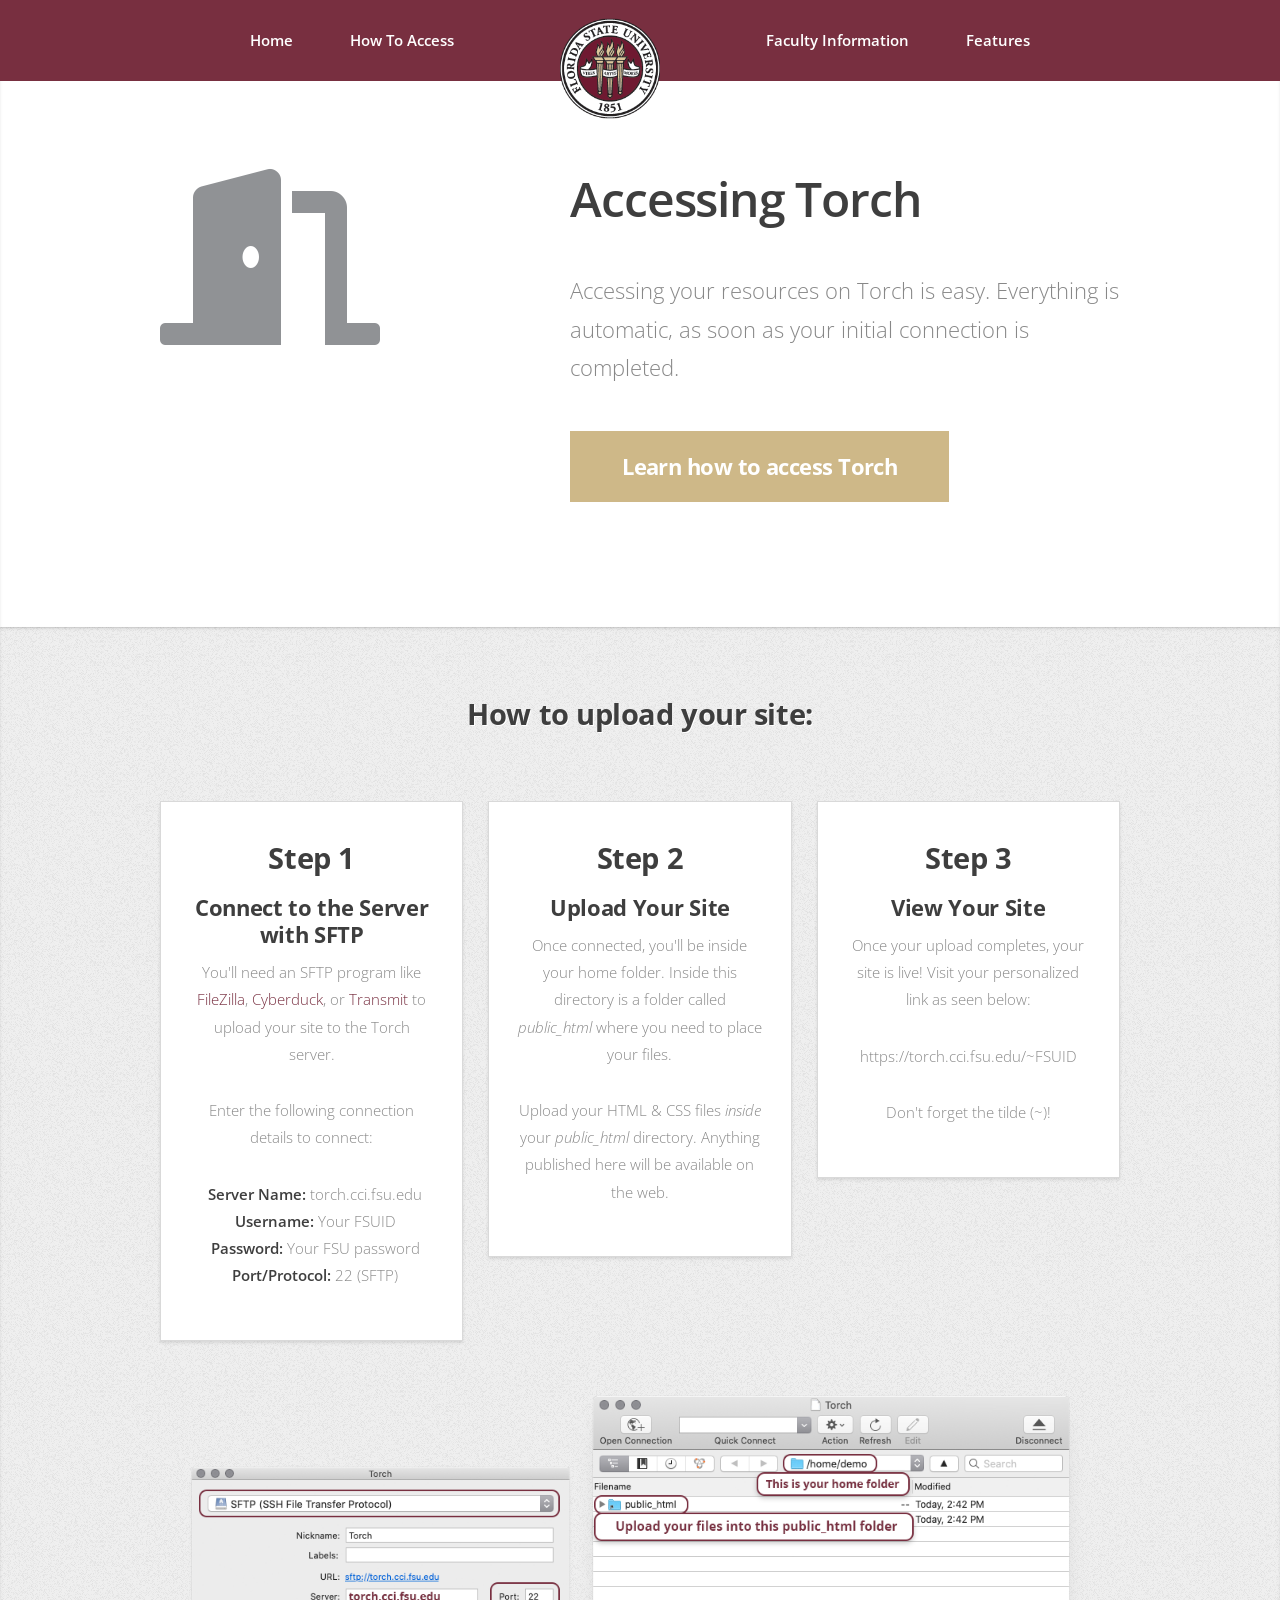
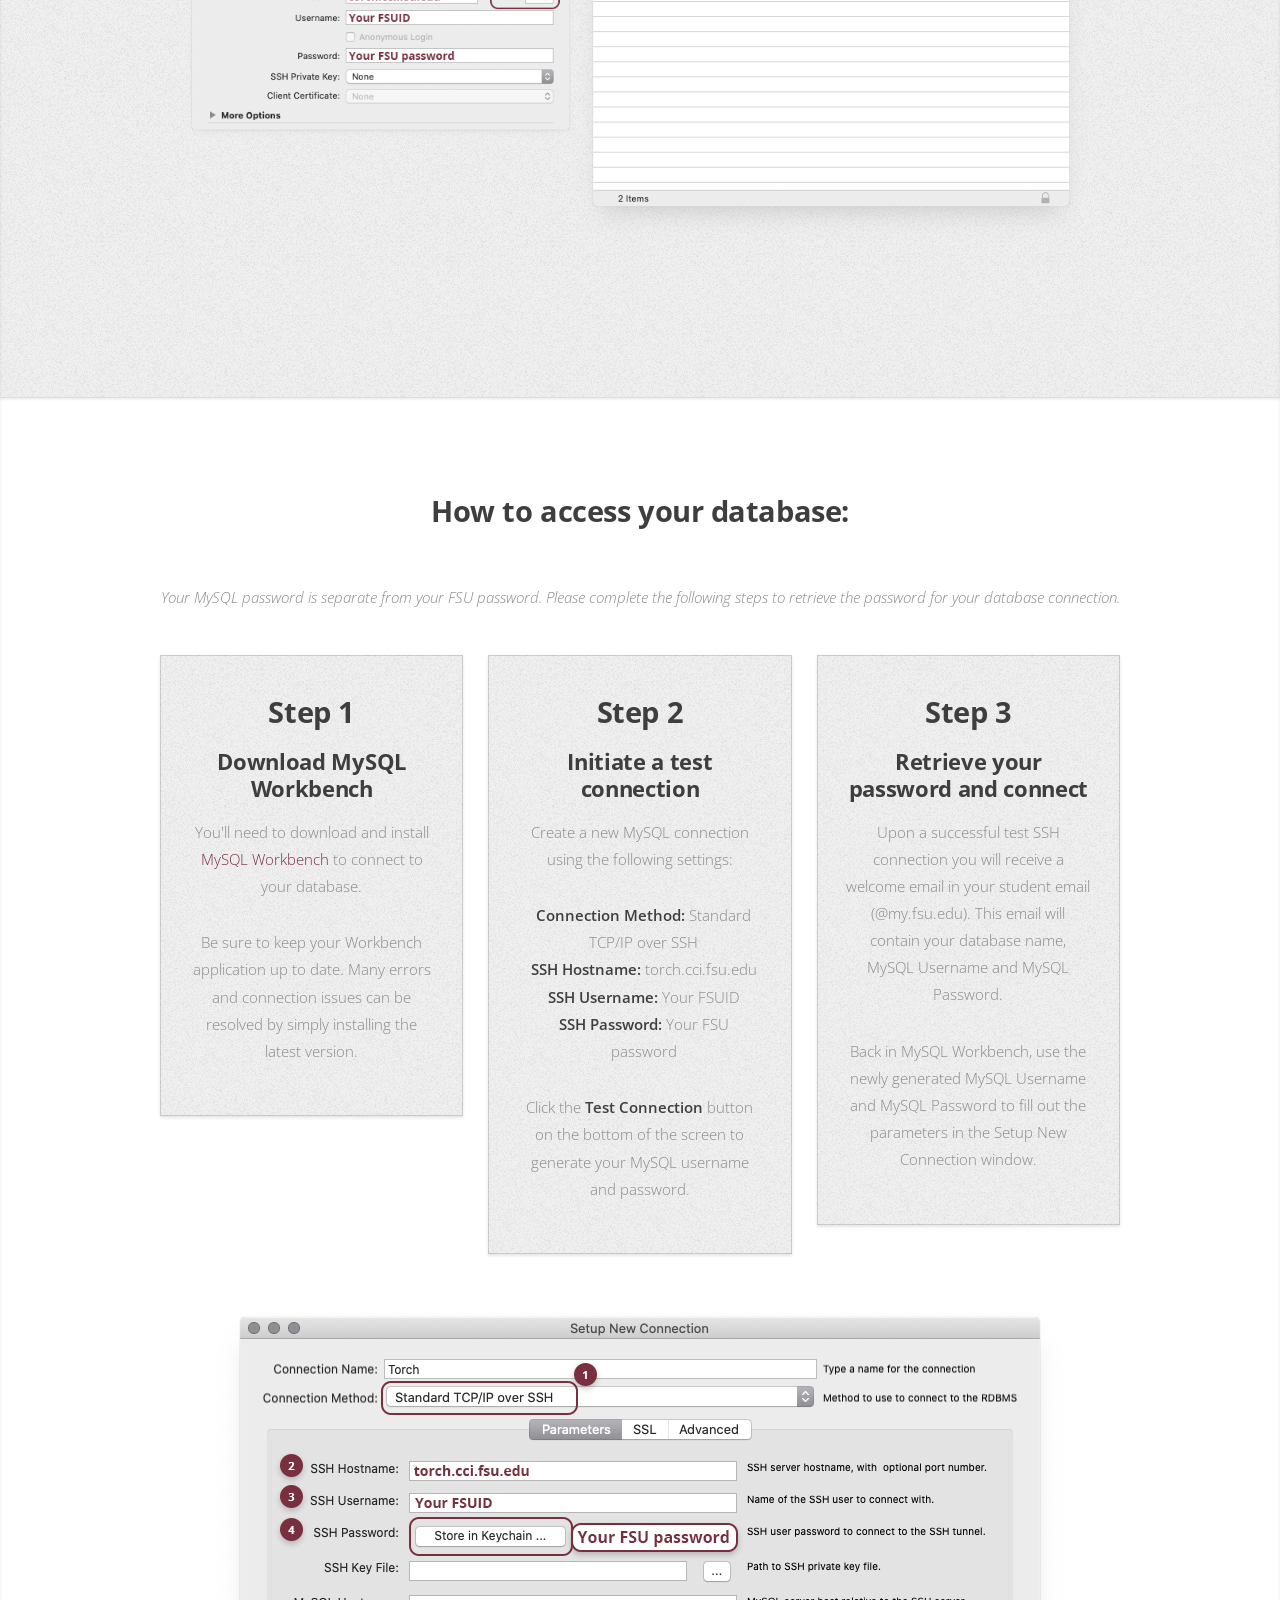
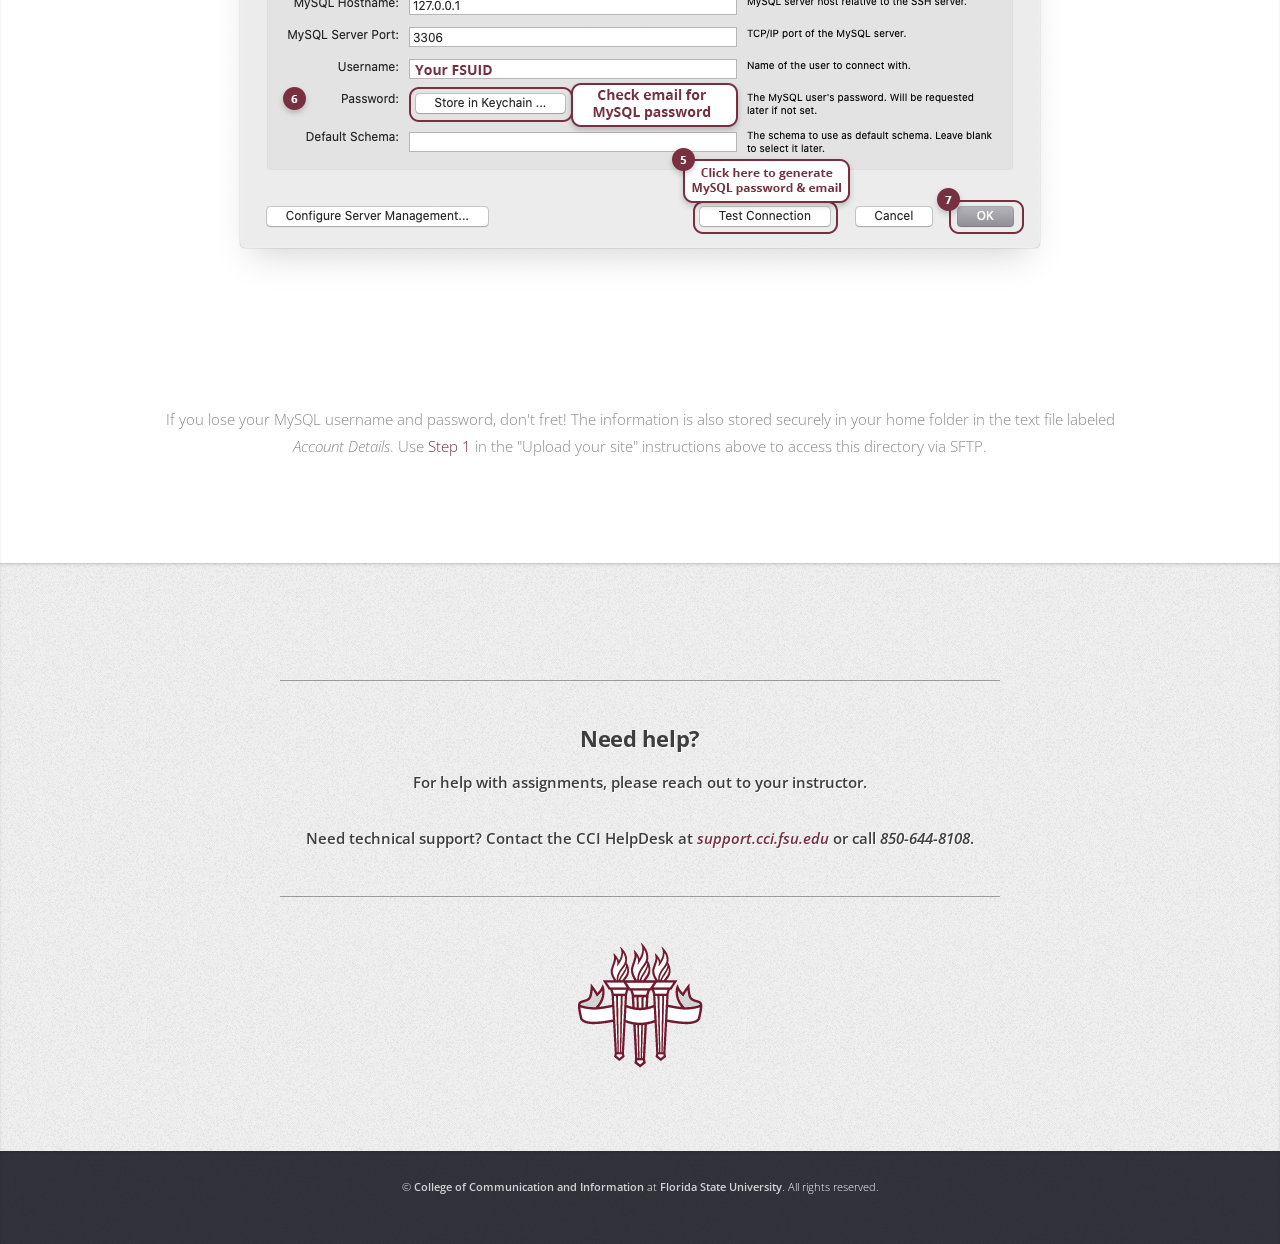
<file: access.html>
<!DOCTYPE HTML>
<!--
   Inspired by: Miniport by HTML5 UP
   -->
<html lang="en">

<head>
   <title>Torch - College of Communication and Information</title>
   <meta charset="utf-8" />
   <meta name="viewport" content="width=device-width, initial-scale=1" />
   <link rel="stylesheet" href="assets/css/main.css" />


   <!-- FavIcon of FSU Seal-->
   <link rel="icon" sizes="16x16" href="images/icons/favicon.ico">
   <link rel="icon" sizes="32x32" type="image/png" href="images/icons/favicon-32x32.png">
   <!-- Android Icons-->
   <link rel="manifest" href="images/icons/manifest.json">
   <!-- Provides a high quality iPhone icon. Create an app out of this website by going to Safari > Share > Add to Homescreen-->
   <link rel="apple-touch-icon-precomposed" href="images/icons/apple-touch-icon-precomposed.png">
   <link rel="apple-touch-icon" sizes="60x60" href="images/icons/apple-touch-icon-iphone-60x60-precomposed.png">
   <link rel="apple-touch-icon" sizes="120x120"
      href="images/icons/apple-touch-icon-iphone-retina-120x120-precomposed.png">
   <link rel="apple-touch-icon" sizes="152x152"
      href="images/icons/apple-touch-icon-ipad-retina-152x152-precomposed.png">
   <!-- Facebook share default image-->
   <link rel="image_src" href="images/icons/social-share-logo.jpg">
   <!-- High Quality Visuals for Pinned Sites in Windows 8-->
   <meta name="theme-color" content="#782F40">
   <title>College of Communication &amp; Information – at Florida State University</title>
   <!-- Global site tag (gtag.js) - Google Analytics -->
   <link rel="dns-prefetch" href="//use.fontawesome.com">
   <link rel="dns-prefetch" href="//fonts.googleapis.com">

   <!-- Facebook and Twitter Open Graph metas-->
   <meta property="og:url" content="https://torch.cci.fsu.edu/">
   <meta property="og:site_name" content="Torch &#64; College of Communication &amp; Information">
   <meta property="og:title" content="Torch &#64; College of Communication &amp; Information">
   <meta property="og:description" content="at Florida State University">
   <meta property="og:type" content="website">
   <meta property="og:locale" content="en_US">
   <meta property="og:image" content="images/icons/fsu-seal-160.png">
   <meta property="og:image:secure_url" content="images/icons/fsu-seal-160.png">
   <meta name="twitter:card" content="summary">
   <meta name="twitter:site" content="@FSUCCI">
   <meta name="twitter:creator" content="@FSUCCI">
   <meta name="twitter:title" content="College of Communication &amp; Information">
   <meta name="twitter:description" content="at Florida State University">
   <meta name="twitter:image" content="images/icons/fsu-seal-160.png">
   <link rel="canonical" href="https://torch.cci.fsu.edu/">
   <link rel="shortlink" href="https://torch.cci.fsu.edu/">

</head>

<body class="is-preload">
   <!-- Navigation -->
   <nav id="nav">
      <a href="index.html">Home</a>
      <a href="access.html">How To Access</a>
      <div id="seal"><img src="images/fsu-seal-full-color.png"></div>
      <a href="faculty.html">Faculty Information</a>
      <a href="features.html">Features</a>
   </nav>

   <!-- Home -->
   <article id="top" class="wrapper style1">
      <div class="container">
         <div class="row">
            <div class="col-4 col-5-large col-12-medium">
               <span class="icon solid header fa-door-open"></span>
            </div>
            <div class="col-8 col-7-large col-12-medium">
               <header>
                  <h1>Accessing Torch</h1>
               </header>
               <p>Accessing your resources on Torch is easy. Everything is automatic, as soon as your initial
                     connection is completed. </p>
               <a href="#access" class="button large scrolly">Learn how to access Torch</a>
            </div>
         </div>
      </div>
   </article>
   <!-- Work -->

   <article id="access" class="wrapper style2">
      <section id="sftp">
         <div class="container">
            <header>
               <h2>How to upload your site:</h2>
            </header>
            <div class="row aln-center">
               <div class="col-4 col-6-medium col-12-small">
                  <section class="box style1">
                     <h2 id="sftp-step1">Step 1</h2>
                     <h3>Connect to the Server with SFTP</h3>
                     <p>You'll need an SFTP program like <a href="https://filezilla-project.org/">FileZilla</a>, <a
                           href="https://cyberduck.io/">Cyberduck</a>, or <a
                           href="https://panic.com/transmit/">Transmit</a> to upload your site to the Torch server.</p>
                     <p>Enter the following connection details to connect:</p>
                     <ul>
                        <li><strong>Server Name:</strong> torch.cci.fsu.edu</li>
                        <li><strong>Username:</strong> Your FSUID</li>
                        <li><strong>Password:</strong> Your FSU password</li>
                        <li><strong>Port/Protocol:</strong> 22 (SFTP)</li>
                     </ul>

                  </section>
               </div>
               <div class="col-4 col-6-medium col-12-small">
                  <section class="box style1">
                     <!--  <span class="icon solid featured fa-random"></span>-->
                     <h2 id="sftp-step2">Step 2</h2>
                     <h3>Upload Your Site</h3>
                     <p>Once connected, you'll be inside your home folder. Inside this directory is a folder called
                        <em>public_html</em> where you need to place your files.</p>
                     <p>Upload your HTML & CSS files <em>inside</em> your <em>public_html</em> directory. Anything
                        published here will be available on the web.</p>
                  </section>
               </div>

               <div class="col-4 col-6-medium col-12-small">
                  <section class="box style1">
                     <!--  <span class="icon solid featured fa-random"></span>-->
                     <h2 id="sftp-step3">Step 3</h2>
                     <h3>View Your Site</h3>
                     <p>Once your upload completes, your site is live! Visit your personalized link as seen below:</p>
                     <p>https://torch.cci.fsu.edu/~FSUID</p>
                     <p>Don't forget the tilde (~)!</p>
                  </section>
               </div>

               <p><img class="image featured centered" src="images/sftp.png" alt="A screenshot of an SFTP program"></p>


            </div>
         </div>
      </section>
   </article>

   <article id="images" class="wrapper style1"">
         <section id="mysql">
      <div class="container">
         <br>
         <header>
            <h2>How to access your database:</h2>
         </header>
         <p><em>Your MySQL password is separate from your FSU password. Please complete the following steps to retrieve
               the password for your database connection.</em></p>


         <div class="row aln-center">
            <div class="col-4 col-6-medium col-12-small">
               <section class="box style3">
                  <!--<span class="icon solid featured fa-globe"></span>-->
                  <h2 id="mysql-step1">Step 1</h2>
                  <h3>Download MySQL Workbench</h3>
                  <p>You'll need to download and install <a href="https://www.mysql.com/products/workbench/">MySQL
                        Workbench</a> to connect to your database.</p>

                  <p>Be sure to keep your Workbench application up to date. Many errors and connection issues can be
                     resolved by simply installing the latest version.</p>

               </section>
            </div>
            <div class="col-4 col-6-medium col-12-small">
               <section class="box style3">
                  <!--  <span class="icon solid featured fa-random"></span>-->
                  <h2 id="mysql-step2">Step 2</h2>
                  <h3>Initiate a test connection</h3>
                  <p>Create a new MySQL connection using the following settings:</p>
                  <ul>
                     <li><strong>Connection Method:</strong> Standard TCP/IP over SSH</li>
                     <li><strong>SSH Hostname:</strong> torch.cci.fsu.edu</li>
                     <li><strong>SSH Username:</strong> Your FSUID</li>
                     <li><strong>SSH Password:</strong> Your FSU password</li>
                  </ul>
                  <p>Click the <strong>Test Connection</strong> button on the bottom of the screen to generate your
                     MySQL username and password.</p>

               </section>
            </div>

            <div class="col-4 col-6-medium col-12-small">

               <section class="box style3">
                  <!--  <span class="icon solid featured fa-random"></span>-->
                  <h2 id="mysql-step3">Step 3</h2>
                  <h3>Retrieve your password and connect</h3>
                  <p>Upon a successful test SSH connection you will receive a welcome email in your student email
                     (@my.fsu.edu). This email will contain your database name, MySQL Username and MySQL Password.</p>
                  <p>Back in MySQL Workbench, use the newly generated MySQL Username and MySQL Password to fill out the
                     parameters in the Setup New Connection window.</p>
               </section>
            </div>
            <p><img class="image featured centered" src="images/workbench.png" alt="A screenshot of MySQL Workbench">
            </p>
            <p>If you lose your MySQL username and password, don't fret! The information is also stored securely in your
               home folder in the text file labeled <em>Account Details</em>. Use <a href="#sftp-step1">Step 1</a> in
               the "Upload your site" instructions above to access this directory via SFTP.</p>


         </div>



         </section>
      </div>
   </article>
   <!-- Contact -->
   <article id="contact" class="wrapper style2">

      <div class="container medium">
         <hr />
         <h3>Need help?</h3>
         <p><strong> For help with assignments, please reach out to your instructor.</strong></p>
         <p><strong>Need technical support? Contact the CCI HelpDesk at <a
                  href="https://support.cci.fsu.edu"><em>support.cci.fsu.edu</em></a> or call
               <em>850-644-8108</em>.</strong></p>

         <hr />
         <img src="images/fsu-three-torches-smallest.png">
      </div>

   </article>

   <article id="footer" class="wrapper style5">
      <div class="container medium">
         <p>&copy; <a href="https://cci.fsu.edu">College of Communication and Information</a> at <a
               href="https://fsu.edu/">Florida State University</a>. All rights reserved.</p>
      </div>
   </article>
   <!-- Scripts -->
   <script src="assets/js/jquery.min.js"></script>
   <script src="assets/js/jquery.scrolly.min.js"></script>
   <script src="assets/js/browser.min.js"></script>
   <script src="assets/js/breakpoints.min.js"></script>
   <script src="assets/js/util.js"></script>
   <script src="assets/js/main.js"></script>
   <script src="assets/js/seal-shrink.js"></script>
</body>

</html>
</file>
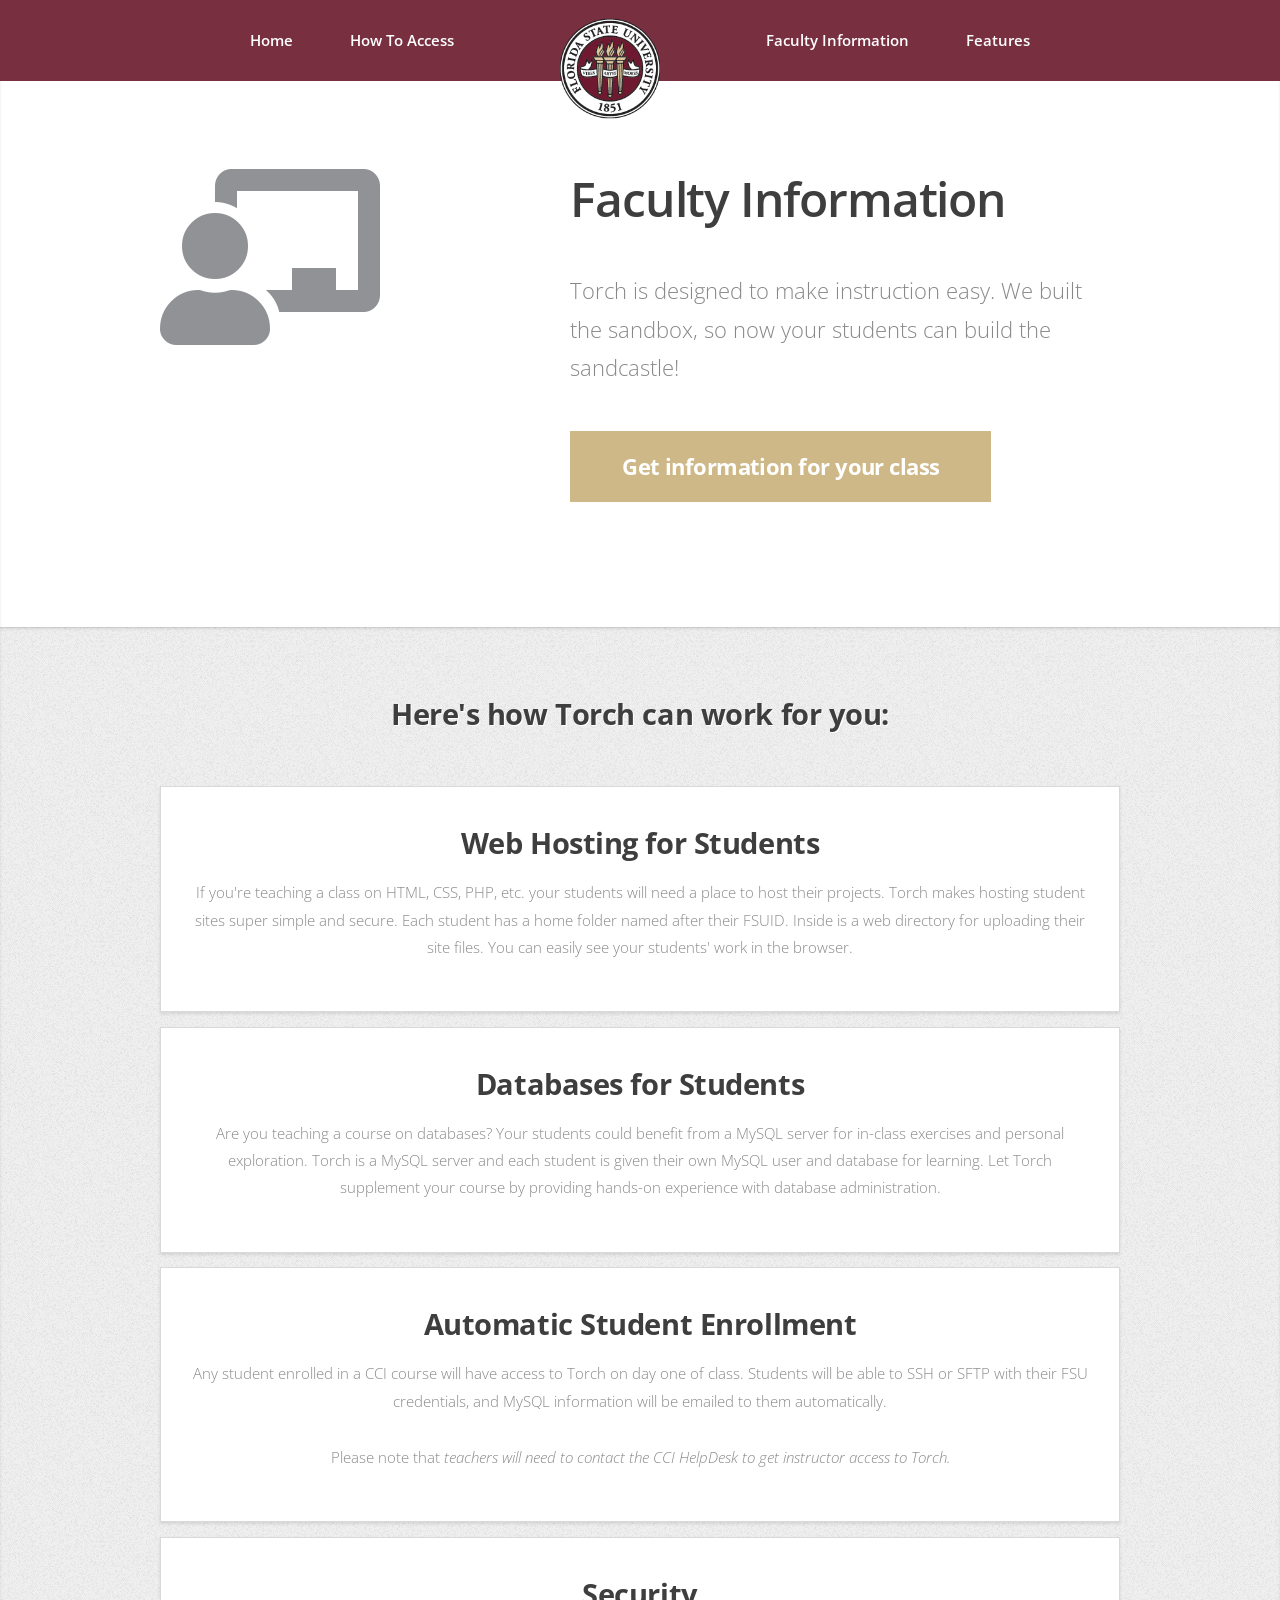
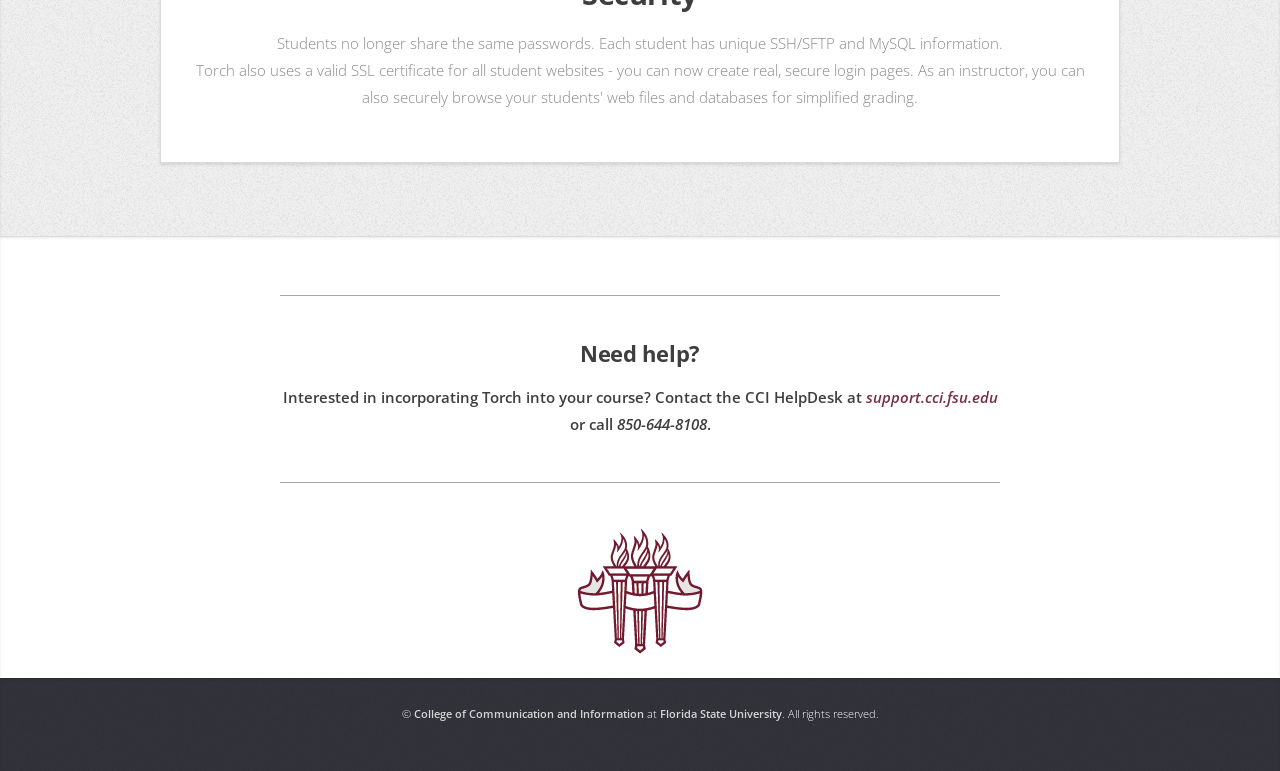
<file: faculty.html>
<!DOCTYPE HTML>
<!--
   Inspired by: Miniport by HTML5 UP
   -->
<html lang="en">

<head>
   <title>Torch - College of Communication and Information</title>
   <meta charset="utf-8" />
   <meta name="viewport" content="width=device-width, initial-scale=1" />
   <link rel="stylesheet" href="assets/css/main.css" />

   <!-- FavIcon of FSU Seal-->
   <link rel="icon" sizes="16x16" href="images/icons/favicon.ico">
   <link rel="icon" sizes="32x32" type="image/png" href="images/icons/favicon-32x32.png">
   <!-- Android Icons-->
   <link rel="manifest" href="images/icons/manifest.json">
   <!-- Provides a high quality iPhone icon. Create an app out of this website by going to Safari > Share > Add to Homescreen-->
   <link rel="apple-touch-icon-precomposed" href="images/icons/apple-touch-icon-precomposed.png">
   <link rel="apple-touch-icon" sizes="60x60" href="images/icons/apple-touch-icon-iphone-60x60-precomposed.png">
   <link rel="apple-touch-icon" sizes="120x120"
      href="images/icons/apple-touch-icon-iphone-retina-120x120-precomposed.png">
   <link rel="apple-touch-icon" sizes="152x152"
      href="images/icons/apple-touch-icon-ipad-retina-152x152-precomposed.png">
   <!-- Facebook share default image-->
   <link rel="image_src" href="images/icons/social-share-logo.jpg">
   <!-- High Quality Visuals for Pinned Sites in Windows 8-->
   <meta name="theme-color" content="#782F40">
   <title>College of Communication &amp; Information – at Florida State University</title>
   <!-- Global site tag (gtag.js) - Google Analytics -->
   <link rel="dns-prefetch" href="//use.fontawesome.com">
   <link rel="dns-prefetch" href="//fonts.googleapis.com">

   <!-- Facebook and Twitter Open Graph metas-->
   <meta property="og:url" content="https://torch.cci.fsu.edu/">
   <meta property="og:site_name" content="Torch &#64; College of Communication &amp; Information">
   <meta property="og:title" content="Torch &#64; College of Communication &amp; Information">
   <meta property="og:description" content="at Florida State University">
   <meta property="og:type" content="website">
   <meta property="og:locale" content="en_US">
   <meta property="og:image" content="images/icons/fsu-seal-160.png">
   <meta property="og:image:secure_url" content="images/icons/fsu-seal-160.png">
   <meta name="twitter:card" content="summary">
   <meta name="twitter:site" content="@FSUCCI">
   <meta name="twitter:creator" content="@FSUCCI">
   <meta name="twitter:title" content="College of Communication &amp; Information">
   <meta name="twitter:description" content="at Florida State University">
   <meta name="twitter:image" content="images/icons/fsu-seal-160.png">
   <link rel="canonical" href="https://torch.cci.fsu.edu/">
   <link rel="shortlink" href="https://torch.cci.fsu.edu/">



</head>

<body class="is-preload">
   <!-- Navigation -->
   <nav id="nav">
      <a href="index.html">Home</a>
      <a href="access.html">How To Access</a>
      <div id="seal"><img src="images/fsu-seal-full-color.png"></div>
      <a href="faculty.html">Faculty Information</a>
      <a href="features.html">Features</a>
   </nav>
   <!-- Home -->
   <article id="top" class="wrapper style1">
      <div class="container">
         <div class="row">
            <div class="col-4 col-5-large col-12-medium">
               <span class="icon solid header fa-chalkboard-teacher"></span>
            </div>
            <div class="col-8 col-7-large col-12-medium">
               <header>
                  <h1>Faculty Information</h1>
               </header>
               <p>Torch is designed to make instruction easy. We built the sandbox, so now your students can build the
                  sandcastle!</p>

               <a href="#faculty" class="button large scrolly">Get information for your class</a>
            </div>
         </div>
      </div>
   </article>
   <!-- Work -->
   <article id="faculty" class="wrapper style2">
      <div class="container">
         <header>
            <h2>Here's how Torch can work for you:</h2>
         </header>

         <div class="col-4 col-6-medium col-12-small">
            <section class="box style1">
               <h2>Web Hosting for Students</h2>
               <p>If you're teaching a class on HTML, CSS, PHP, etc. your students will need a place to host their
                  projects. Torch makes hosting student sites super simple and secure.
                  Each student has a home folder named after their FSUID. Inside is a web directory for uploading their
                  site files. You can easily see your students' work in the browser.</p>
         </div>
         <div class="col-4 col-6-medium col-12-small">
            <section class="box style1">
               <h2>Databases for Students</h2>
               <p>Are you teaching a course on databases? Your students could benefit from a MySQL server for in-class
                  exercises and personal exploration. Torch is a MySQL server and each student is given their own MySQL
                  user and database for learning. Let Torch supplement your course by providing hands-on experience with
                  database administration.</p>
         </div>

         <div class="col-4 col-6-medium col-12-small">
            <section class="box style1">
               <h2>Automatic Student Enrollment</h2>
               <p>Any student enrolled in a CCI course will have access to Torch on day one of class.
                  Students will be able to SSH or SFTP with their FSU credentials, and MySQL information will be emailed
                  to them automatically.</p>
               <p>Please note that <em>teachers will need to contact the CCI HelpDesk to get instructor access to
                     Torch.</em></p>
            </section>
         </div>
         <div class="col-4 col-6-medium col-12-small">
            <section class="box style1">
               <h2>Security</h2>
               <p>Students no longer share the same passwords. Each student has unique SSH/SFTP and MySQL information.
                  <br>Torch also uses a valid SSL certificate for all student websites - you can now create real, secure
                  login pages.
                  As an instructor, you can also securely browse your students' web files and databases for simplified
                  grading. </p>
         </div>



      </div>
   </article>
   <!-- Contact -->
   <article id="contact" class="wrapper style3">

      <div class="container medium">
         <hr />
         <h3>Need help?</h3>
         <p><strong>Interested in incorporating Torch into your course? Contact the CCI HelpDesk at <a
                  href="https://support.cci.fsu.edu"><em>support.cci.fsu.edu</em></a> or call
               <em>850-644-8108</em>.</strong></p>
         <hr />
         <img src="images/fsu-three-torches-smallest.png">
      </div>

   </article>

   <article id="footer" class="wrapper style5">
      <div class="container medium">
         <p>&copy; <a href="https://cci.fsu.edu">College of Communication and Information</a> at <a
               href="https://fsu.edu/">Florida State University</a>. All rights reserved.</p>
      </div>
   </article>
   <!-- Scripts -->
   <script src="assets/js/jquery.min.js"></script>
   <script src="assets/js/jquery.scrolly.min.js"></script>
   <script src="assets/js/browser.min.js"></script>
   <script src="assets/js/breakpoints.min.js"></script>
   <script src="assets/js/util.js"></script>
   <script src="assets/js/main.js"></script>
   <script src="assets/js/seal-shrink.js"></script>

</body>

</html>
</file>
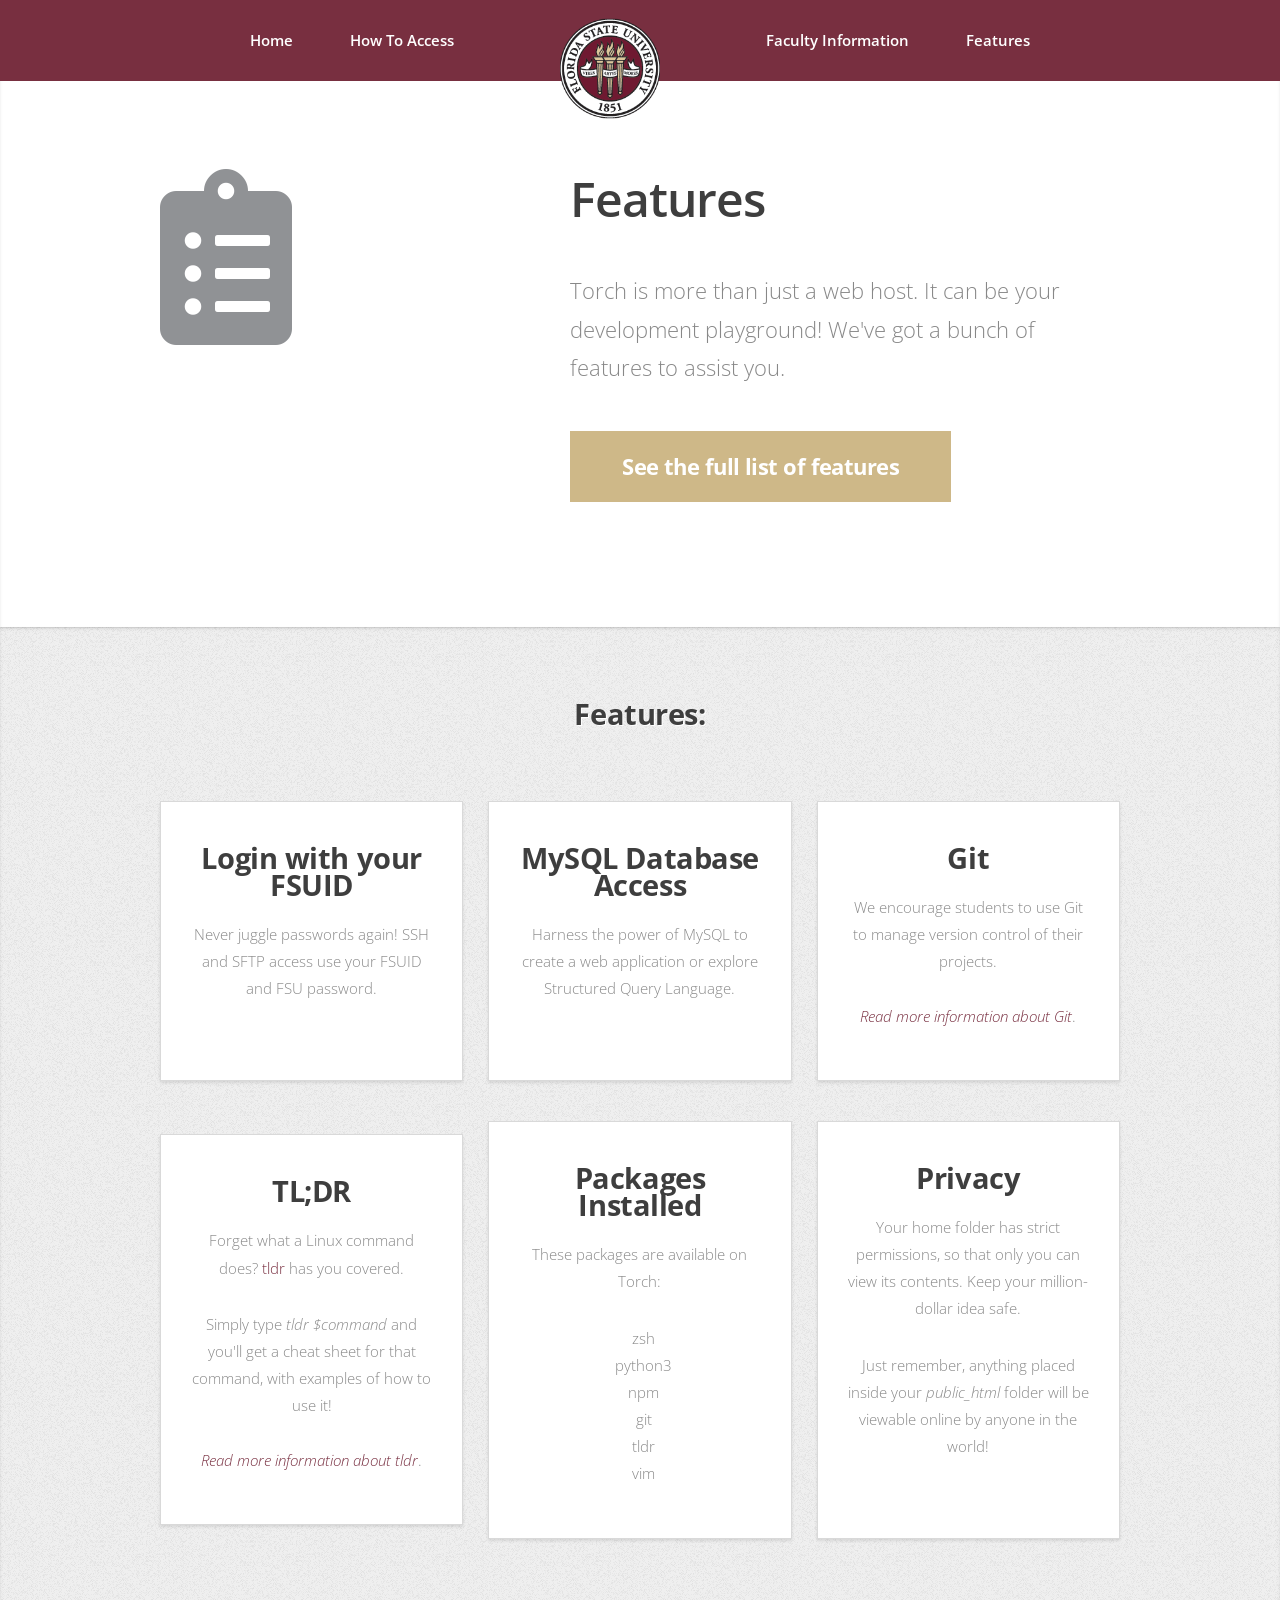
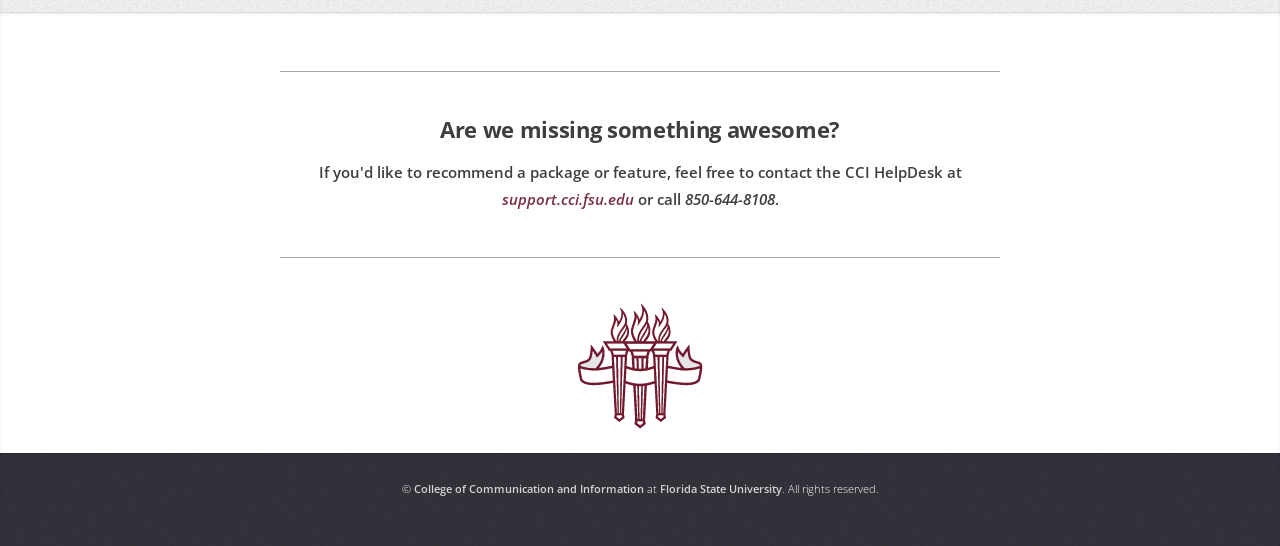
<file: features.html>
<!DOCTYPE HTML>
<!--
   Inspired by: Miniport by HTML5 UP
   -->
<html lang="en">

<head>
   <title>Torch - College of Communication and Information</title>
   <meta charset="utf-8" />
   <meta name="viewport" content="width=device-width, initial-scale=1" />
   <link rel="stylesheet" href="assets/css/main.css" />


   <!-- FavIcon of FSU Seal-->
   <link rel="icon" sizes="16x16" href="images/icons/favicon.ico">
   <link rel="icon" sizes="32x32" type="image/png" href="images/icons/favicon-32x32.png">
   <!-- Android Icons-->
   <link rel="manifest" href="images/icons/manifest.json">
   <!-- Provides a high quality iPhone icon. Create an app out of this website by going to Safari > Share > Add to Homescreen-->
   <link rel="apple-touch-icon-precomposed" href="images/icons/apple-touch-icon-precomposed.png">
   <link rel="apple-touch-icon" sizes="60x60" href="images/icons/apple-touch-icon-iphone-60x60-precomposed.png">
   <link rel="apple-touch-icon" sizes="120x120"
      href="images/icons/apple-touch-icon-iphone-retina-120x120-precomposed.png">
   <link rel="apple-touch-icon" sizes="152x152"
      href="images/icons/apple-touch-icon-ipad-retina-152x152-precomposed.png">
   <!-- Facebook share default image-->
   <link rel="image_src" href="images/icons/social-share-logo.jpg">
   <!-- High Quality Visuals for Pinned Sites in Windows 8-->
   <meta name="theme-color" content="#782F40">
   <title>College of Communication &amp; Information – at Florida State University</title>
   <!-- Global site tag (gtag.js) - Google Analytics -->
   <link rel="dns-prefetch" href="//use.fontawesome.com">
   <link rel="dns-prefetch" href="//fonts.googleapis.com">

   <!-- Facebook and Twitter Open Graph metas-->
   <meta property="og:url" content="https://torch.cci.fsu.edu/">
   <meta property="og:site_name" content="Torch &#64; College of Communication &amp; Information">
   <meta property="og:title" content="Torch &#64; College of Communication &amp; Information">
   <meta property="og:description" content="at Florida State University">
   <meta property="og:type" content="website">
   <meta property="og:locale" content="en_US">
   <meta property="og:image" content="images/icons/fsu-seal-160.png">
   <meta property="og:image:secure_url" content="images/icons/fsu-seal-160.png">
   <meta name="twitter:card" content="summary">
   <meta name="twitter:site" content="@FSUCCI">
   <meta name="twitter:creator" content="@FSUCCI">
   <meta name="twitter:title" content="College of Communication &amp; Information">
   <meta name="twitter:description" content="at Florida State University">
   <meta name="twitter:image" content="images/icons/fsu-seal-160.png">
   <link rel="canonical" href="https://torch.cci.fsu.edu/">
   <link rel="shortlink" href="https://torch.cci.fsu.edu/">


</head>

<body class="is-preload">
   <!-- Navigation -->
   <nav id="nav">
      <a href="index.html">Home</a>
      <a href="access.html">How To Access</a>
      <div id="seal"><img src="images/fsu-seal-full-color.png"></div>
      <a href="faculty.html">Faculty Information</a>
      <a href="features.html">Features</a>
   </nav>
   <!-- Home -->
   <article id="top" class="wrapper style1">
      <div class="container">
         <div class="row">
            <div class="col-4 col-5-large col-12-medium">
               <span class="icon solid header fa-clipboard-list"></span>
            </div>
            <div class="col-8 col-7-large col-12-medium">
               <header>
                  <h1>Features</h1>
               </header>
               <p>Torch is more than just a web host. It can be your development playground! We've got a bunch of
                  features to assist you.</p>
               <a href="#features" class="button large scrolly">See the full list of features</a>
            </div>
         </div>
      </div>
   </article>
   <!-- Work -->
   <article id="features" class="wrapper style2">
      <div class="container">
         <header>
            <h2>Features:
            </h2>
         </header>
         <div class="row aln-middle">
            <div class="col-4 col-6-medium col-12-small">
               <section class="box style1">
                  <h2>Login with your FSUID</h2>
                  <p>Never juggle passwords again!
                     SSH and SFTP access use your FSUID and FSU password.<br><br>
                  </p>
               </section>
            </div>

            <div class="col-4 col-6-medium col-12-small">
               <section class="box style1">
                  <h2>MySQL Database Access</h2>
                  <p>Harness the power of MySQL to create a web application or explore Structured Query
                     Language.<br><br></p>
            </div>

            <div class="col-4 col-6-medium col-12-small">
               <section class="box style1">
                  <h2>Git</h2>
                  <p>We encourage students to use Git to manage version control of their projects.
                     <br><br><em><a href="https://git-scm.com/">Read more information about Git</a></em>.
                  </p>

            </div>
            <div class="col-4 col-6-medium col-12-small">
               <section class="box style1">
                  <h2>TL;DR</h2>
                  <p>Forget what a Linux command does? <a href="https://github.com/tldr-pages/tldr">tldr</strong></a>
                     has you covered.</p>
                  <p>Simply type <em>tldr $command</em> and you'll get a cheat sheet for that command, with examples of
                     how to use it!
                     <br><br><em><a href="https://github.com/tldr-pages/tldr">Read more information about tldr</a></em>.
                  </p>
            </div>
            <div class="col-4 col-6-medium col-12-small">
               <section class="box style1">
                  <h2>Packages Installed</h2>
                  <p>These packages are available on Torch:</p>
                  <ul>
                     <li>zsh</li>
                     <li>python3</li>
                     <li>npm</li>
                     <li>git</li>
                     <li>tldr</li>
                     <li>vim</li>
                  </ul>
            </div>
            <div class="col-4 col-6-medium col-12-small">
               <section class="box style1">
                  <h2>Privacy</h2>
                  <p>Your home folder has strict permissions, so that only you can view its contents. Keep your
                     million-dollar idea safe.</p>
                  <p>Just remember, anything placed inside your <em>public_html</em> folder will be viewable online by
                     anyone in the world!<br><br></p>

            </div>

         </div>
      </div>
   </article>
   <!-- Contact -->
   <article id="contact" class="wrapper style3">

      <div class="container medium">
         <hr />
         <h3>Are we missing something awesome?</h3>
         <p><strong>If you'd like to recommend a package or feature, feel free to contact the CCI HelpDesk at <a
                  href="https://support.cci.fsu.edu"><em>support.cci.fsu.edu</em></a> or call
               <em>850-644-8108</em>.</strong></p>
         <hr />
         <img src="images/fsu-three-torches-smallest.png">
      </div>

   </article>

   <article id="footer" class="wrapper style5">
      <div class="container medium">
         <p>&copy; <a href="https://cci.fsu.edu">College of Communication and Information</a> at <a
               href="https://fsu.edu/">Florida State University</a>. All rights reserved.</p>
      </div>
   </article>


   <!-- Scripts -->
   <script src="assets/js/jquery.min.js"></script>
   <script src="assets/js/jquery.scrolly.min.js"></script>
   <script src="assets/js/browser.min.js"></script>
   <script src="assets/js/breakpoints.min.js"></script>
   <script src="assets/js/util.js"></script>
   <script src="assets/js/main.js"></script>
   <script src="assets/js/seal-shrink.js"></script>

</body>

</html>
</file>
<file: assets/css/main.css>
@import url("https://fonts.googleapis.com/css?family=Open+Sans:300,300italic,600,600italic,700");
@import url("fontawesome-all.min.css");

/*
	Miniport by HTML5 UP
	html5up.net | @ajlkn
	Free for personal and commercial use under the CCA 3.0 license (html5up.net/license)
*/

.redheader { /* used for headers in the first red div */
	color: #fff;
	text-shadow: none;
}

.footerblack { /* used for footers on white background */
	color: #000;
	text-shadow: none;
}

.footerwhite { /* used for footers on white background */
	color: #fff;
	text-shadow: none;
}

html, body, div, span, applet, object,
iframe, h1, h2, h3, h4, h5, h6, p, blockquote,
pre, a, abbr, acronym, address, big, cite,
code, del, dfn, em, img, ins, kbd, q, s, samp,
small, strike, strong, sub, sup, tt, var, b,
u, i, center, dl, dt, dd, ol, ul, li, fieldset,
form, label, legend, table, caption, tbody,
tfoot, thead, tr, th, td, article, aside,
canvas, details, embed, figure, figcaption,
footer, header, hgroup, menu, nav, output, ruby,
section, summary, time, mark, audio, video {
	margin: 0;
	padding: 0;
	border: 0;
	font-size: 100%;
	font: inherit;
	font-family: 'Open Sans', Arial, Tahoma, serif;
	vertical-align: baseline;}

article, aside, details, figcaption, figure,
footer, header, hgroup, menu, nav, section {
	display: block;}

body {
	line-height: 1;
}

ol, ul {
	list-style: none;
}

blockquote, q {
	quotes: none;
}

	blockquote:before, blockquote:after, q:before, q:after {
		content: '';
		content: none;
	}

table {
	border-collapse: collapse;
	border-spacing: 0;
}

body {
	-webkit-text-size-adjust: none;
}

mark {
	background-color: transparent;
	color: inherit;
}

input::-moz-focus-inner {
	border: 0;
	padding: 0;
}

input, select, textarea {
	-moz-appearance: none;
	-webkit-appearance: none;
	-ms-appearance: none;
	appearance: none;
}

/* Basic */

	html {
		box-sizing: border-box;
	}

	*, *:before, *:after {
		box-sizing: inherit;
	}

	body {
		padding-top: 3.5em;
	}

		body.is-preload *, body.is-preload *:before, body.is-preload *:after {
			-moz-animation: none !important;
			-webkit-animation: none !important;
			-ms-animation: none !important;
			animation: none !important;
			-moz-transition: none !important;
			-webkit-transition: none !important;
			-ms-transition: none !important;
			transition: none !important;
		}

	body, input, textarea, select {
		font-family: 'Open Sans', sans-serif;
		line-height: 1.85em;
		color: #888;
		font-weight: 300;
		font-size: 13pt;
	}

	a {
		-moz-transition: color .2s ease-in-out;
		-webkit-transition: color .2s ease-in-out;
		-ms-transition: color .2s ease-in-out;
		transition: color .2s ease-in-out;
		color: #782f40;
		text-decoration: none;
	}

		a:hover {
			color: #782f40 !important;
		}

		a img {
			border: 0;
		}

	b, strong {
		font-weight: 600;
		color: #3e3e3e;
	}

	i, em {
		font-style: italic;
	}

	sub {
		position: relative;
		top: 0.5em;
		font-size: 0.8em;
	}

	sup {
		position: relative;
		top: -0.5em;
		font-size: 0.8em;
	}

	blockquote {
		border-left: solid 0.75em #eee;
		padding: 1em 0 1em 1.5em;
		font-style: italic;
	}

	h1, h2, h3, h4, h5, h6 {
		color: #3e3e3e;
		margin: 0 0 0.75em 0;
	}

	h1 a, h2 a, h3 a, h4 a, h5 a, h6 a {
		text-decoration: none;
		color: inherit;
	}

	h2, h3, h4, h5, h6 {
		font-weight: 700;
	}

	h1 {
		font-size: 3.25em;
		letter-spacing: -0.025em;
		font-weight: 600;
	}

		h1 strong {
			font-weight: 700;
		}

	h2 {
		font-size: 2em;
		letter-spacing: -0.015em;
	}

	h3 {
		font-size: 1.5em;
		letter-spacing: -0.015em;
	}

	em, i {
		font-style: italic;
	}

	br.clear {
		clear: both;
	}

	hr {
		border: 0;
		border-top: solid 1px #444;
		border-top-color: rgba(0, 0, 0, 0.35);
		box-shadow: 0px 1px 0px 0px rgba(255, 255, 255, 0.1);
		height: 1px;
		margin: 3em 0;
	}

	p, ul, ol, dl, table {
		margin-bottom: 2em;
	}

	header {
		margin: 0 0 3em 0;
	}

		header > p {
			font-size: 1.25em;
			margin: 0;
		}

	footer {
		padding: 3em 0 0 0;
	}

		footer > p {
			font-size: 1.25em;
		}




/* Container */

	.container {
		margin: 0 auto;
		max-width: calc(100% - 50px);
		width: 1200px;
	}

		.container.medium {
			width: 900px;
		}

		@media screen and (max-width: 1680px) {

			.container {
				width: 1200px;
			}

				.container.medium {
					width: 900px;
				}

		}

		@media screen and (max-width: 1280px) {

			.container {
				width: 960px;
			}

				.container.medium {
					width: 720px;
				}

		}

		@media screen and (max-width: 980px) {

			.container {
				width: 100%;
			}

				.container.medium {
					width: 75%;
				}



		}

		@media screen and (max-width: 736px) {

			.container {
				width: 100%;
				max-width: calc(100% - 30px);
			}

				.container.medium {
					width: 100%;
				}


		}


/* Creates animated elipses during loading phase */
		  #loadingzone h4:after {
			overflow: hidden;
			display: inline-block;
			vertical-align: bottom;
			-webkit-animation: ellipsis steps(4,end) 900ms infinite;      
			animation: ellipsis steps(4,end) 900ms infinite;
			content: "\2026"; /* ascii code for the ellipsis character */
			width: 0px;
		  }
		  
		  @keyframes ellipsis {
			to {
			  width: 1.25em;    
			}
		  }
		  
		  @-webkit-keyframes ellipsis {
			to {
			  width: 1.25em;    
			}
		  }




/* Row */

	.row {
		display: flex;
		flex-wrap: wrap;
		box-sizing: border-box;
		align-items: stretch;
	}

		.row > * {
			box-sizing: border-box;
		}

		.row.gtr-uniform > * > :last-child {
			margin-bottom: 0;
		}

		.row.aln-left {
			justify-content: flex-start;
		}

		.row.aln-center {
			justify-content: center;
		}

		.row.aln-right {
			justify-content: flex-end;
		}

		.row.aln-top {
			align-items: flex-start;
		}

		.row.aln-middle {
			align-items: center;
		}

		.row.aln-bottom {
			align-items: flex-end;
		}

		.row > .imp {
			order: -1;
		}

		.row > .col-1 {
			width: 8.33333%;
		}

		.row > .off-1 {
			margin-left: 8.33333%;
		}

		.row > .col-2 {
			width: 16.66667%;
		}

		.row > .off-2 {
			margin-left: 16.66667%;
		}

		.row > .col-3 {
			width: 25%;
		}

		.row > .off-3 {
			margin-left: 25%;
		}

		.row > .col-4 {
			width: 33.33333%;
		}

		.row > .off-4 {
			margin-left: 33.33333%;
		}

		.row > .col-5 {
			width: 41.66667%;
		}

		.row > .off-5 {
			margin-left: 41.66667%;
		}

		.row > .col-6 {
			width: 50%;
		}

		.row > .off-6 {
			margin-left: 50%;
		}

		.row > .col-7 {
			width: 58.33333%;
		}

		.row > .off-7 {
			margin-left: 58.33333%;
		}

		.row > .col-8 {
			width: 66.66667%;
		}

		.row > .off-8 {
			margin-left: 66.66667%;
		}

		.row > .col-9 {
			width: 75%;
		}

		.row > .off-9 {
			margin-left: 75%;
		}

		.row > .col-10 {
			width: 83.33333%;
		}

		.row > .off-10 {
			margin-left: 83.33333%;
		}

		.row > .col-11 {
			width: 91.66667%;
		}

		.row > .off-11 {
			margin-left: 91.66667%;
		}

		.row > .col-12 {
			width: 100%;
		}

		.row > .off-12 {
			margin-left: 100%;
		}

		.row.gtr-0 {
			margin-top: 0px;
			margin-left: 0px;
		}

			.row.gtr-0 > * {
				padding: 0px 0 0 0px;
			}

			.row.gtr-0.gtr-uniform {
				margin-top: 0px;
			}

				.row.gtr-0.gtr-uniform > * {
					padding-top: 0px;
				}

		.row.gtr-25 {
			margin-top: -6.25px;
			margin-left: -6.25px;
		}

			.row.gtr-25 > * {
				padding: 6.25px 0 0 6.25px;
			}

			.row.gtr-25.gtr-uniform {
				margin-top: -6.25px;
			}

				.row.gtr-25.gtr-uniform > * {
					padding-top: 6.25px;
				}

		.row.gtr-50 {
			margin-top: -12.5px;
			margin-left: -12.5px;
		}

			.row.gtr-50 > * {
				padding: 12.5px 0 0 12.5px;
			}

			.row.gtr-50.gtr-uniform {
				margin-top: -12.5px;
			}

				.row.gtr-50.gtr-uniform > * {
					padding-top: 12.5px;
				}

		.row {
			margin-top: -25px;
			margin-left: -25px;
		}

			.row > * {
				padding: 25px 0 0 25px;
			}

			.row.gtr-uniform {
				margin-top: -25px;
			}

				.row.gtr-uniform > * {
					padding-top: 25px;
				}

		.row.gtr-150 {
			margin-top: -37.5px;
			margin-left: -37.5px;
		}

			.row.gtr-150 > * {
				padding: 37.5px 0 0 37.5px;
			}

			.row.gtr-150.gtr-uniform {
				margin-top: -37.5px;
			}

				.row.gtr-150.gtr-uniform > * {
					padding-top: 37.5px;
				}

		.row.gtr-200 {
			margin-top: -50px;
			margin-left: -50px;
		}

			.row.gtr-200 > * {
				padding: 50px 0 0 50px;
			}

			.row.gtr-200.gtr-uniform {
				margin-top: -50px;
			}

				.row.gtr-200.gtr-uniform > * {
					padding-top: 50px;
				}

		@media screen and (max-width: 1680px) {

			.row {
				display: flex;
				flex-wrap: wrap;
				box-sizing: border-box;
				align-items: stretch;
			}

				.row > * {
					box-sizing: border-box;
				}

				.row.gtr-uniform > * > :last-child {
					margin-bottom: 0;
				}

				.row.aln-left {
					justify-content: flex-start;
				}

				.row.aln-center {
					justify-content: center;
				}

				.row.aln-right {
					justify-content: flex-end;
				}

				.row.aln-top {
					align-items: flex-start;
				}

				.row.aln-middle {
					align-items: center;
				}

				.row.aln-bottom {
					align-items: flex-end;
				}

				.row > .imp-xlarge {
					order: -1;
				}

				.row > .col-1-xlarge {
					width: 8.33333%;
				}

				.row > .off-1-xlarge {
					margin-left: 8.33333%;
				}

				.row > .col-2-xlarge {
					width: 16.66667%;
				}

				.row > .off-2-xlarge {
					margin-left: 16.66667%;
				}

				.row > .col-3-xlarge {
					width: 25%;
				}

				.row > .off-3-xlarge {
					margin-left: 25%;
				}

				.row > .col-4-xlarge {
					width: 33.33333%;
				}

				.row > .off-4-xlarge {
					margin-left: 33.33333%;
				}

				.row > .col-5-xlarge {
					width: 41.66667%;
				}

				.row > .off-5-xlarge {
					margin-left: 41.66667%;
				}

				.row > .col-6-xlarge {
					width: 50%;
				}

				.row > .off-6-xlarge {
					margin-left: 50%;
				}

				.row > .col-7-xlarge {
					width: 58.33333%;
				}

				.row > .off-7-xlarge {
					margin-left: 58.33333%;
				}

				.row > .col-8-xlarge {
					width: 66.66667%;
				}

				.row > .off-8-xlarge {
					margin-left: 66.66667%;
				}

				.row > .col-9-xlarge {
					width: 75%;
				}

				.row > .off-9-xlarge {
					margin-left: 75%;
				}

				.row > .col-10-xlarge {
					width: 83.33333%;
				}

				.row > .off-10-xlarge {
					margin-left: 83.33333%;
				}

				.row > .col-11-xlarge {
					width: 91.66667%;
				}

				.row > .off-11-xlarge {
					margin-left: 91.66667%;
				}

				.row > .col-12-xlarge {
					width: 100%;
				}

				.row > .off-12-xlarge {
					margin-left: 100%;
				}

				.row.gtr-0 {
					margin-top: 0px;
					margin-left: 0px;
				}

					.row.gtr-0 > * {
						padding: 0px 0 0 0px;
					}

					.row.gtr-0.gtr-uniform {
						margin-top: 0px;
					}

						.row.gtr-0.gtr-uniform > * {
							padding-top: 0px;
						}

				.row.gtr-25 {
					margin-top: -6.25px;
					margin-left: -6.25px;
				}

					.row.gtr-25 > * {
						padding: 6.25px 0 0 6.25px;
					}

					.row.gtr-25.gtr-uniform {
						margin-top: -6.25px;
					}

						.row.gtr-25.gtr-uniform > * {
							padding-top: 6.25px;
						}

				.row.gtr-50 {
					margin-top: -12.5px;
					margin-left: -12.5px;
				}

					.row.gtr-50 > * {
						padding: 12.5px 0 0 12.5px;
					}

					.row.gtr-50.gtr-uniform {
						margin-top: -12.5px;
					}

						.row.gtr-50.gtr-uniform > * {
							padding-top: 12.5px;
						}

				.row {
					margin-top: -25px;
					margin-left: -25px;
				}

					.row > * {
						padding: 25px 0 0 25px;
					}

					.row.gtr-uniform {
						margin-top: -25px;
					}

						.row.gtr-uniform > * {
							padding-top: 25px;
						}

				.row.gtr-150 {
					margin-top: -37.5px;
					margin-left: -37.5px;
				}

					.row.gtr-150 > * {
						padding: 37.5px 0 0 37.5px;
					}

					.row.gtr-150.gtr-uniform {
						margin-top: -37.5px;
					}

						.row.gtr-150.gtr-uniform > * {
							padding-top: 37.5px;
						}

				.row.gtr-200 {
					margin-top: -50px;
					margin-left: -50px;
				}

					.row.gtr-200 > * {
						padding: 50px 0 0 50px;
					}

					.row.gtr-200.gtr-uniform {
						margin-top: -50px;
					}

						.row.gtr-200.gtr-uniform > * {
							padding-top: 50px;
						}

		}

		@media screen and (max-width: 1280px) {

			.row {
				display: flex;
				flex-wrap: wrap;
				box-sizing: border-box;
				align-items: stretch;
			}

				.row > * {
					box-sizing: border-box;
				}

				.row.gtr-uniform > * > :last-child {
					margin-bottom: 0;
				}

				.row.aln-left {
					justify-content: flex-start;
				}

				.row.aln-center {
					justify-content: center;
				}

				.row.aln-right {
					justify-content: flex-end;
				}

				.row.aln-top {
					align-items: flex-start;
				}

				.row.aln-middle {
					align-items: center;
				}

				.row.aln-bottom {
					align-items: flex-end;
				}

				.row > .imp-large {
					order: -1;
				}

				.row > .col-1-large {
					width: 8.33333%;
				}

				.row > .off-1-large {
					margin-left: 8.33333%;
				}

				.row > .col-2-large {
					width: 16.66667%;
				}

				.row > .off-2-large {
					margin-left: 16.66667%;
				}

				.row > .col-3-large {
					width: 25%;
				}

				.row > .off-3-large {
					margin-left: 25%;
				}

				.row > .col-4-large {
					width: 33.33333%;
				}

				.row > .off-4-large {
					margin-left: 33.33333%;
				}

				.row > .col-5-large {
					width: 41.66667%;
				}

				.row > .off-5-large {
					margin-left: 41.66667%;
				}

				.row > .col-6-large {
					width: 50%;
				}

				.row > .off-6-large {
					margin-left: 50%;
				}

				.row > .col-7-large {
					width: 58.33333%;
				}

				.row > .off-7-large {
					margin-left: 58.33333%;
				}

				.row > .col-8-large {
					width: 66.66667%;
				}

				.row > .off-8-large {
					margin-left: 66.66667%;
				}

				.row > .col-9-large {
					width: 75%;
				}

				.row > .off-9-large {
					margin-left: 75%;
				}

				.row > .col-10-large {
					width: 83.33333%;
				}

				.row > .off-10-large {
					margin-left: 83.33333%;
				}

				.row > .col-11-large {
					width: 91.66667%;
				}

				.row > .off-11-large {
					margin-left: 91.66667%;
				}

				.row > .col-12-large {
					width: 100%;
				}

				.row > .off-12-large {
					margin-left: 100%;
				}

				.row.gtr-0 {
					margin-top: 0px;
					margin-left: 0px;
				}

					.row.gtr-0 > * {
						padding: 0px 0 0 0px;
					}

					.row.gtr-0.gtr-uniform {
						margin-top: 0px;
					}

						.row.gtr-0.gtr-uniform > * {
							padding-top: 0px;
						}

				.row.gtr-25 {
					margin-top: -6.25px;
					margin-left: -6.25px;
				}

					.row.gtr-25 > * {
						padding: 6.25px 0 0 6.25px;
					}

					.row.gtr-25.gtr-uniform {
						margin-top: -6.25px;
					}

						.row.gtr-25.gtr-uniform > * {
							padding-top: 6.25px;
						}

				.row.gtr-50 {
					margin-top: -12.5px;
					margin-left: -12.5px;
				}

					.row.gtr-50 > * {
						padding: 12.5px 0 0 12.5px;
					}

					.row.gtr-50.gtr-uniform {
						margin-top: -12.5px;
					}

						.row.gtr-50.gtr-uniform > * {
							padding-top: 12.5px;
						}

				.row {
					margin-top: -25px;
					margin-left: -25px;
				}

					.row > * {
						padding: 25px 0 0 25px;
					}

					.row.gtr-uniform {
						margin-top: -25px;
					}

						.row.gtr-uniform > * {
							padding-top: 25px;
						}

				.row.gtr-150 {
					margin-top: -37.5px;
					margin-left: -37.5px;
				}

					.row.gtr-150 > * {
						padding: 37.5px 0 0 37.5px;
					}

					.row.gtr-150.gtr-uniform {
						margin-top: -37.5px;
					}

						.row.gtr-150.gtr-uniform > * {
							padding-top: 37.5px;
						}

				.row.gtr-200 {
					margin-top: -50px;
					margin-left: -50px;
				}

					.row.gtr-200 > * {
						padding: 50px 0 0 50px;
					}

					.row.gtr-200.gtr-uniform {
						margin-top: -50px;
					}

						.row.gtr-200.gtr-uniform > * {
							padding-top: 50px;
						}

		}

		@media screen and (max-width: 980px) {

			.row {
				display: flex;
				flex-wrap: wrap;
				box-sizing: border-box;
				align-items: stretch;
			}

				.row > * {
					box-sizing: border-box;
				}

				.row.gtr-uniform > * > :last-child {
					margin-bottom: 0;
				}

				.row.aln-left {
					justify-content: flex-start;
				}

				.row.aln-center {
					justify-content: center;
				}

				.row.aln-right {
					justify-content: flex-end;
				}

				.row.aln-top {
					align-items: flex-start;
				}

				.row.aln-middle {
					align-items: center;
				}

				.row.aln-bottom {
					align-items: flex-end;
				}

				.row > .imp-medium {
					order: -1;
				}

				.row > .col-1-medium {
					width: 8.33333%;
				}

				.row > .off-1-medium {
					margin-left: 8.33333%;
				}

				.row > .col-2-medium {
					width: 16.66667%;
				}

				.row > .off-2-medium {
					margin-left: 16.66667%;
				}

				.row > .col-3-medium {
					width: 25%;
				}

				.row > .off-3-medium {
					margin-left: 25%;
				}

				.row > .col-4-medium {
					width: 33.33333%;
				}

				.row > .off-4-medium {
					margin-left: 33.33333%;
				}

				.row > .col-5-medium {
					width: 41.66667%;
				}

				.row > .off-5-medium {
					margin-left: 41.66667%;
				}

				.row > .col-6-medium {
					width: 50%;
				}

				.row > .off-6-medium {
					margin-left: 50%;
				}

				.row > .col-7-medium {
					width: 58.33333%;
				}

				.row > .off-7-medium {
					margin-left: 58.33333%;
				}

				.row > .col-8-medium {
					width: 66.66667%;
				}

				.row > .off-8-medium {
					margin-left: 66.66667%;
				}

				.row > .col-9-medium {
					width: 75%;
				}

				.row > .off-9-medium {
					margin-left: 75%;
				}

				.row > .col-10-medium {
					width: 83.33333%;
				}

				.row > .off-10-medium {
					margin-left: 83.33333%;
				}

				.row > .col-11-medium {
					width: 91.66667%;
				}

				.row > .off-11-medium {
					margin-left: 91.66667%;
				}

				.row > .col-12-medium {
					width: 100%;
				}

				.row > .off-12-medium {
					margin-left: 100%;
				}

				.row.gtr-0 {
					margin-top: 0px;
					margin-left: 0px;
				}

					.row.gtr-0 > * {
						padding: 0px 0 0 0px;
					}

					.row.gtr-0.gtr-uniform {
						margin-top: 0px;
					}

						.row.gtr-0.gtr-uniform > * {
							padding-top: 0px;
						}

				.row.gtr-25 {
					margin-top: -6.25px;
					margin-left: -6.25px;
				}

					.row.gtr-25 > * {
						padding: 6.25px 0 0 6.25px;
					}

					.row.gtr-25.gtr-uniform {
						margin-top: -6.25px;
					}

						.row.gtr-25.gtr-uniform > * {
							padding-top: 6.25px;
						}

				.row.gtr-50 {
					margin-top: -12.5px;
					margin-left: -12.5px;
				}

					.row.gtr-50 > * {
						padding: 12.5px 0 0 12.5px;
					}

					.row.gtr-50.gtr-uniform {
						margin-top: -12.5px;
					}

						.row.gtr-50.gtr-uniform > * {
							padding-top: 12.5px;
						}

				.row {
					margin-top: -25px;
					margin-left: -25px;
				}

					.row > * {
						padding: 25px 0 0 25px;
					}

					.row.gtr-uniform {
						margin-top: -25px;
					}

						.row.gtr-uniform > * {
							padding-top: 25px;
						}

				.row.gtr-150 {
					margin-top: -37.5px;
					margin-left: -37.5px;
				}

					.row.gtr-150 > * {
						padding: 37.5px 0 0 37.5px;
					}

					.row.gtr-150.gtr-uniform {
						margin-top: -37.5px;
					}

						.row.gtr-150.gtr-uniform > * {
							padding-top: 37.5px;
						}

				.row.gtr-200 {
					margin-top: -50px;
					margin-left: -50px;
				}

					.row.gtr-200 > * {
						padding: 50px 0 0 50px;
					}

					.row.gtr-200.gtr-uniform {
						margin-top: -50px;
					}

						.row.gtr-200.gtr-uniform > * {
							padding-top: 50px;
						}

		}

		@media screen and (max-width: 736px) {

			.row {
				display: flex;
				flex-wrap: wrap;
				box-sizing: border-box;
				align-items: stretch;
			}

				.row > * {
					box-sizing: border-box;
				}

				.row.gtr-uniform > * > :last-child {
					margin-bottom: 0;
				}

				.row.aln-left {
					justify-content: flex-start;
				}

				.row.aln-center {
					justify-content: center;
				}

				.row.aln-right {
					justify-content: flex-end;
				}

				.row.aln-top {
					align-items: flex-start;
				}

				.row.aln-middle {
					align-items: center;
				}

				.row.aln-bottom {
					align-items: flex-end;
				}

				.row > .imp-small {
					order: -1;
				}

				.row > .col-1-small {
					width: 8.33333%;
				}

				.row > .off-1-small {
					margin-left: 8.33333%;
				}

				.row > .col-2-small {
					width: 16.66667%;
				}

				.row > .off-2-small {
					margin-left: 16.66667%;
				}

				.row > .col-3-small {
					width: 25%;
				}

				.row > .off-3-small {
					margin-left: 25%;
				}

				.row > .col-4-small {
					width: 33.33333%;
				}

				.row > .off-4-small {
					margin-left: 33.33333%;
				}

				.row > .col-5-small {
					width: 41.66667%;
				}

				.row > .off-5-small {
					margin-left: 41.66667%;
				}

				.row > .col-6-small {
					width: 50%;
				}

				.row > .off-6-small {
					margin-left: 50%;
				}

				.row > .col-7-small {
					width: 58.33333%;
				}

				.row > .off-7-small {
					margin-left: 58.33333%;
				}

				.row > .col-8-small {
					width: 66.66667%;
				}

				.row > .off-8-small {
					margin-left: 66.66667%;
				}

				.row > .col-9-small {
					width: 75%;
				}

				.row > .off-9-small {
					margin-left: 75%;
				}

				.row > .col-10-small {
					width: 83.33333%;
				}

				.row > .off-10-small {
					margin-left: 83.33333%;
				}

				.row > .col-11-small {
					width: 91.66667%;
				}

				.row > .off-11-small {
					margin-left: 91.66667%;
				}

				.row > .col-12-small {
					width: 100%;
				}

				.row > .off-12-small {
					margin-left: 100%;
				}

				.row.gtr-0 {
					margin-top: 0px;
					margin-left: 0px;
				}

					.row.gtr-0 > * {
						padding: 0px 0 0 0px;
					}

					.row.gtr-0.gtr-uniform {
						margin-top: 0px;
					}

						.row.gtr-0.gtr-uniform > * {
							padding-top: 0px;
						}

				.row.gtr-25 {
					margin-top: -3.75px;
					margin-left: -3.75px;
				}

					.row.gtr-25 > * {
						padding: 3.75px 0 0 3.75px;
					}

					.row.gtr-25.gtr-uniform {
						margin-top: -3.75px;
					}

						.row.gtr-25.gtr-uniform > * {
							padding-top: 3.75px;
						}

				.row.gtr-50 {
					margin-top: -7.5px;
					margin-left: -7.5px;
				}

					.row.gtr-50 > * {
						padding: 7.5px 0 0 7.5px;
					}

					.row.gtr-50.gtr-uniform {
						margin-top: -7.5px;
					}

						.row.gtr-50.gtr-uniform > * {
							padding-top: 7.5px;
						}

				.row {
					margin-top: -15px;
					margin-left: -15px;
				}

					.row > * {
						padding: 15px 0 0 15px;
					}

					.row.gtr-uniform {
						margin-top: -15px;
					}

						.row.gtr-uniform > * {
							padding-top: 15px;
						}

				.row.gtr-150 {
					margin-top: -22.5px;
					margin-left: -22.5px;
				}

					.row.gtr-150 > * {
						padding: 22.5px 0 0 22.5px;
					}

					.row.gtr-150.gtr-uniform {
						margin-top: -22.5px;
					}

						.row.gtr-150.gtr-uniform > * {
							padding-top: 22.5px;
						}

				.row.gtr-200 {
					margin-top: -30px;
					margin-left: -30px;
				}

					.row.gtr-200 > * {
						padding: 30px 0 0 30px;
					}

					.row.gtr-200.gtr-uniform {
						margin-top: -30px;
					}

						.row.gtr-200.gtr-uniform > * {
							padding-top: 30px;
						}

		}

/* Form */

	form label {
		color: #3e3e3e;
		font-weight: 700;
		display: block;
		margin: 0 0 0.5em 0;
	}

	form input[type=text],
	form input[type=email],
	form input[type=password],
	form select,
	form textarea {
		-moz-transition: background .2s ease-in-out, box-shadow .2s ease-in-out;
		-webkit-transition: background .2s ease-in-out, box-shadow .2s ease-in-out;
		-ms-transition: background .2s ease-in-out, box-shadow .2s ease-in-out;
		transition: background .2s ease-in-out, box-shadow .2s ease-in-out;
		-webkit-appearance: none;
		display: block;
		border: 0;
		padding: 0.75em;
		font-size: 1em;
		border-radius: 8px;
		border: solid 1px #ddd;
		background: #fff;
		color: #bbb;
		box-shadow: inset 0px 2px 3px 1px rgba(0, 0, 0, 0.05), 0px 1px 0px 0px rgba(255, 255, 255, 0.025);
		width: 100%;
	}

		form input[type=text]:focus,
		form input[type=email]:focus,
		form input[type=password]:focus,
		form select:focus,
		form textarea:focus {
			background: #fafafa;
			box-shadow: inset 0px 2px 5px 0px rgba(0, 0, 0, 0.05), 0px 1px 0px 0px rgba(255, 255, 255, 0.025), inset 0px 0px 2px 1px #43bff0;
		}

	form textarea {
		height: 15em;
	}

	form .actions:last-child {
		margin-bottom: 0;
	}

	form ::-webkit-input-placeholder {
		color: #555 !important;
	}

	form :-moz-placeholder {
		color: #555 !important;
	}

	form ::-moz-placeholder {
		color: #555 !important;
	}

	form :-ms-input-placeholder {
		color: #555 !important;
	}

	form ::-moz-focus-inner {
		border: 0;
	}

/* Tables */

	table {
		width: 100%;
	}

		table.default {
			width: 100%;
		}

			table.default tr {
				border-top: solid 1px #eee;
			}

				table.default tr:first-child {
					border-top: 0;
				}

			table.default td {
				padding: 0.5em 1em 0.5em 1em;
			}

			table.default th {
				text-align: left;
				padding: 0.5em 1em 0.5em 1em;
				font-weight: 600;
				margin: 0 0 1em 0;
			}

			table.default thead {
				background: #4f4f4f;
				color: #fff;
			}

/* Section/Article */

	section, article {
		margin-bottom: 3em;
	}

	section > :last-child,
	article > :last-child,
	section:last-child,
	article:last-child {
		margin-bottom: 0;
	}

/* Image */

	.image {
		display: inline-block;
		position: relative;
	}

		.image img {
			display: block;
			width: 100%;
		}

		.image.fit {
			display: block;
			width: 100%;
		}

		.image.featured {
			display: block;
			width: 100%;
			margin: 0 0 2em 0;
		}

		.image.left {
			float: left;
			margin: 0 2em 2em 0;
		}

		.image.centered {
			display: block;
			margin: 0 0 2em 0;
		}

			.image.centered img {
				margin: 0 auto;
				width: auto;
			}

/* Button */

	input[type="button"],
	input[type="submit"],
	input[type="reset"],
	button,
	.button {
	
		position: relative;
		display: inline-block;
		color: #fff !important;
		text-decoration: none;
		font-weight: 700;
		border: 0;
		outline: 0;
		cursor: pointer;
		/* border-radius: 8px; */
		overflow: hidden;
		background-color: #CEB888;
		padding: 1em 2.35em 1em 2.35em;
		font-size: 1.1em;
		max-width: 24em;
	}

		input[type="button"]:hover,
		input[type="submit"]:hover,
		input[type="reset"]:hover,
		button:hover,
		.button:hover {
			background-color: #782f40;
			color: #fff !important;
		}

		input[type="button"]:active,
		input[type="submit"]:active,
		input[type="reset"]:active,
		button:active,
		.button:active {
			background-color: #787878;
			top: 1px;
		}

		input[type="button"].large,
		input[type="submit"].large,
		input[type="reset"].large,
		button.large,
		.button.large {
			font-size: 1.5em;
			letter-spacing: -0.025em;
		}

		input[type="button"].alt,
		input[type="submit"].alt,
		input[type="reset"].alt,
		button.alt,
		.button.alt {
			background-color: #782f40;
			/* box-shadow: inset 0px 0px 0px 1px #242424, inset 0px 2px 1px 0px rgba(255, 255, 255, 0.2); */
			padding: 0.5em 1em 0.5em 1em;
			font-size: 0.9em;
			text-transform:uppercase;
		}

			input[type="button"].alt:hover,
			input[type="submit"].alt:hover,
			input[type="reset"].alt:hover,
			button.alt:hover,
			.button.alt:hover {
				background-color: #848689;
				color: #fff !important;
			}

			input[type="button"].alt:active,
			input[type="submit"].alt:active,
			input[type="reset"].alt:active,
			button.alt:active,
			.button.alt:active {
				background-color: #3f3f3f;
			}

			

/* List */

	ul {
		list-style: disc;
		padding-left: 1em;
	}

		ul li {
			padding-left: 0.5em;
		}

	ol {
		list-style: decimal;
		padding-left: 1.25em;
	}

		ol li {
			padding-left: 0.25em;
		}

/* Social */

	ul.social {
		cursor: default;
		margin: 0;
		list-style: none;
		padding-left: 0;
	}

		ul.social li {
			position: relative;
			display: inline-block;
			margin: 0.25em;
			top: 0;
			padding-left: 0;
		}

			ul.social li a {
				-moz-transition: top .2s ease-in-out;
				-webkit-transition: top .2s ease-in-out;
				-ms-transition: top .2s ease-in-out;
				transition: top .2s ease-in-out;
				display: block;
				width: 48px;
				height: 48px;
				border-radius: 6px;
				top: 0;
				position: relative;
			}

				ul.social li a:before {
					background-image: url("images/bg.png"), -moz-linear-gradient(top, rgba(0, 0, 0, 0), rgba(0, 0, 0, 0.2));
					background-image: url("images/bg.png"), -webkit-linear-gradient(top, rgba(0, 0, 0, 0), rgba(0, 0, 0, 0.2));
					background-image: url("images/bg.png"), -ms-linear-gradient(top, rgba(0, 0, 0, 0), rgba(0, 0, 0, 0.2));
					background-image: url("images/bg.png"), linear-gradient(top, rgba(0, 0, 0, 0), rgba(0, 0, 0, 0.2));
					-moz-transition: background-color .2s ease-in-out;
					-webkit-transition: background-color .2s ease-in-out;
					-ms-transition: background-color .2s ease-in-out;
					transition: background-color .2s ease-in-out;
					background-color: #444;
					border-radius: 6px;
					box-shadow: inset 0px 0px 0px 1px #282828, inset 0px 2px 1px 0px rgba(255, 255, 255, 0.1);
					color: #2E2E2E !important;
					display: block;
					font-size: 26px;
					height: 48px;
					line-height: 48px;
					text-align: center;
					outline: 0;
					overflow: hidden;
					text-shadow: 1px 1px 0px rgba(255, 255, 255, 0.1);
					width: 48px;
				}

				ul.social li a.fa-twitter {
					background-color: #2DAAE4;
				}

				ul.social li a.fa-facebook-f {
					background-color: #3C5A98;
				}

				ul.social li a.fa-dribbble {
					background-color: #C4376B;
				}

				ul.social li a.fa-linkedin-in {
					background-color: #006599;
				}

				ul.social li a.fa-tumblr {
					background-color: #51718A;
				}

				ul.social li a.fa-google-plus {
					background-color: #DA2713;
				}

				ul.social li a.fa-github {
					background-color: #FAFAFA;
				}

				ul.social li a.fa-rss {
					background-color: #F2600B;
				}

				ul.social li a.fa-instagram {
					background-color: #E0D7C8;
				}

				ul.social li a.fa-foursquare {
					background-color: #39A3D4;
				}

				ul.social li a.fa-skype {
					background-color: #10BEF1;
				}

				ul.social li a.fa-soundcloud {
					background-color: #FE5419;
				}

				ul.social li a.fa-youtube {
					background-color: #BF2E25;
				}

				ul.social li a.fa-blogger {
					background-color: #FF6501;
				}

				ul.social li a.fa-flickr {
					background-color: #0062DB;
				}

				ul.social li a.fa-vimeo {
					background-color: #4C8AB0;
				}

				ul.social li a:hover {
					top: -5px;
				}

					ul.social li a:hover:before {
						background-color: transparent;
					}

/* Actions */

	ul.actions {
		list-style: none;
		padding-left: 0;
	}

		ul.actions li {
			display: inline-block;
			margin: 0 0 0 1em;
			padding-left: 0;
		}

			ul.actions li:first-child {
				margin-left: 0;
			}

/* Box */

	.box {
		background: #fff;
		box-shadow: inset 0px 0px 0px 1px rgba(0, 0, 0, 0.15), 0px 2px 3px 0px rgba(0, 0, 0, 0.1);
		text-align: center;
		padding: 2em;
		
	}

	.box ul {
		list-style-type:none;
		padding-left:0;
	}

		.box.style1 {
			padding: 3em 2em 3.5em 2em;
			margin-top:1em;
		}
 /* Custom box style for MySQL instruction section */
		.box.style3 {
			background: #efefef;
			background-image: url("images/bg.png");
			padding: 3em 2em 3.5em 2em;
			margin-top:1em;
		}

			.box.style1 h3 {
				margin-bottom: 0.5em;
			}

		.box.style2 h3 {
			margin-bottom: 0.25em;
		}

		.box.style2 .image {
			position: relative;
			left: 2em;
			top: 2em;
			margin: -4em 0 4em -4em;
			width: auto;
		}

		#pluginlist {
			font-size:0.8em;
			line-height:1.2em;
		}

		#playerlist {
			font-size:0.8em;
			line-height:1.2em;
		}

/* Icons */

	.icon {
		text-decoration: none;
		text-decoration: none;
	}

		.icon:before {
			-moz-osx-font-smoothing: grayscale;
			-webkit-font-smoothing: antialiased;
			display: inline-block;
			font-style: normal;
			font-variant: normal;
			text-rendering: auto;
			line-height: 1;
			text-transform: none !important;
			font-family: 'Font Awesome 5 Free';
			font-weight: 400;
		}

		.icon:before {
			font-size: 1.25em;
		}

		.icon > .label {
			display: none;
		}

		.icon.solid:before {
			font-weight: 900;
		}

		.icon.brands:before {
			font-family: 'Font Awesome 5 Brands';
		}

		.icon.featured {
			color: #ede5d3;
			display: block;
			margin: 0 0 1.5em 0;
			cursor: default;
		}

			.icon.featured:before {
				font-size: 6em;
			}



/* For placing an icon in the main header */
		.icon.header {
				color: #909295;
				display: block; 
				/* margin: 0 0 1.5em 0;  */
				cursor: default;
				
			}
	
		.icon.header:before {
			font-size: 12em;
			}

/* Wrappers */

	.wrapper {
		background-image: url("images/bg.png");
		box-shadow: inset 0px 1px 0px 0px rgba(0, 0, 0, 0.05), inset 0px 2px 3px 0px rgba(0, 0, 0, 0.1);
		padding: 4em 0 4em 0;
		text-align: center;
	}

		.wrapper.style1 {
			background-image: none;
			background-color: #fff;
		}

		.wrapper.style2 {
			background-color: #efefef;
			text-shadow: 1px 1px 0px #fff;
		}

		.wrapper.style3 {
			background-color: #fff;
			text-shadow: 1px 1px 0px #fff;
			background-image: none;
			padding: 1em 0 1em 0;

		}

		.wrapper.style4 {
			background-color: #782f40;
			color: #999;
			text-shadow: -1px -1px 0px #181818;
		}


			.wrapper.style4 h1, .wrapper.style4 h2, .wrapper.style4 h3, .wrapper.style4 h4, .wrapper.style4 h5, .wrapper.style4 h6 {
				color: #fff;
			}

			.wrapper.style4 form input[type=text],
			.wrapper.style4 form input[type=password],
			.wrapper.style4 form select,
			.wrapper.style4 form textarea {
				border: none;
				background: #282828;
			}

				.wrapper.style4 form input[type=text]:focus,
				.wrapper.style4 form input[type=password]:focus,
				.wrapper.style4 form select:focus,
				.wrapper.style4 form textarea:focus {
					background: #252525;
				}
				/* Custom style5 is for footer at bottom of the screen */
				.wrapper.style5 {
					background-color: #32333a;
					color:#fff;
					padding: 2em 2em 2em 2em;
					font-size:0.75em;
				}

				.wrapper.style5 a {
					color:#d4d4d4;
					font-weight:600;
				}

				/* Custom style6 is for map section */
				.wrapper.style6 {
					background-color: #eae6de;
				}
				
		
			/* Custom font size is for usage policy/disclaimer */
			.disclaimer {
				font-size:0.8em;
				font-style:italic;
				text-align: justify;
				/* font-family:monospace; */
			}

/* Nav */


	#seal{
	width: 20%;
	height: 100%;
	/* background: rgba(0,0,0,0.3); */
	-webkit-transition: all 0.4s ease;
	transition: all 0.4s ease;
  }

	#seal img {
	  height:170%;
  }


	#nav {
		background-color: #782F40;
		text-align: center;
		position: fixed;
		left: 0;
		top: 0;
		width: 100%;
		z-index: 10000;
		cursor: default;
		height: 5.5em;
		line-height: 5.5em;
		display: flex;
		align-items: center;
		justify-content: center;
		 /* Animation */
		-webkit-transition: all 0.4s ease;
		transition: all 0.4s ease;
	}

	#nav.shrink {
		height: 3em;
		line-height: 3em;
	}

		#nav ul {
			margin-bottom: 0;
			list-style: none;
			padding-left: 0;
		}

		#nav li {
			display: inline-block;
			padding-left: 0;
		}

		#nav a {
			-moz-transition: background-color .2s ease-in-out;
			-webkit-transition: background-color .2s ease-in-out;
			-ms-transition: background-color .2s ease-in-out;
			transition: background-color .2s ease-in-out;
			position: relative;
			display: block;
			color: #fff;
			text-decoration: none;
			/* text-transform: uppercase; */
			outline: 0;
			font-weight: 600;
			border-radius: 0px;
			color: #fff;
			height: 5.5em;
			line-height: 5.5em;
			padding: 0 1.25em;
			margin: 0 10px;
		}

		#nav a.shrink{
			height: 3em;
			line-height: 3em;
		}

			#nav a:hover {
				color: #fff !important;
				background: rgba(0,0,0,0.3);
			}

			#nav a.active {
				background: #484848;
			}

				#nav a.active:before {
					content: '';
					display: block;
					position: absolute;
					bottom: -0.6em;
					left: 50%;
					margin-left: -0.75em;
					border-left: solid 0.75em transparent;
					border-right: solid 0.75em transparent;
					border-top: solid 0.6em #282828;
				}

/* Articles */

	body > article {
		margin-bottom: 0;
	}

	#top {
		padding: 10em 0 10em 0;
		text-align: left;
	}

		#top .image {
			border-radius: 100%;
			width: 20em;
			height: 20em;
			margin: 0;
		}

			#top .image img {
				border-radius: 100%;
			}

		#top h1 {
			margin-top: 0.35em;
		}

		#top p {
			font-size: 1.5em;
			line-height: 1.75em;
		}

			#top p a {
				color: inherit;
			}

	#contact footer {
		font-size: 0.9em;
	}

/* Copyright */

	#copyright {
		color: #fff;
		font-size: 1em;
		line-height: 1em;
		list-style: none;
		padding-left: 0;
		margin-bottom: 0;
	}

		#copyright li {
			display: inline-block;
			border-left: solid 1px rgba(0, 0, 0, 0.5);
			box-shadow: -1px 0px 0px 0px rgba(255, 255, 255, 0.1);
			padding: 0 0 0 1em;
			margin: 0 0 0 1em;
		}

			#copyright li:first-child {
				border: 0;
				box-shadow: none;
				padding-left: 0;
				margin-left: 0;
			}

		#copyright a {
			-moz-transition: color .2s ease-in-out;
			-webkit-transition: color .2s ease-in-out;
			-ms-transition: color .2s ease-in-out;
			transition: color .2s ease-in-out;
			color: inherit;
		}

			#copyright a:hover {
				color: #777;
			}

/* Large */

	@media screen and (max-width: 1280px) {

		/* Basic */

			body {
				font-size: 11pt;
			}

			input, textarea, select {
				font-size: 11pt;
			}

			header {
				margin: 0 0 4em 0;
			}

		/* Wrappers */

			.wrapper {
				padding: 5em 0 5em 0;
				text-align: center;
			}

				.wrapper.style4 .row-special {
					margin: 2em 0 0 0;
					padding: 2em 0 2em 0;
				}

		/* Articles */

			#top {
				padding: 8em 0;
			}

				#top .image {
					width: 24em;
					height: 24em;
					margin: 0;
				}

	}

/* Medium */

	@media screen and (max-width: 980px) {

		/* Articles */

			#top {
				text-align: center;
				padding: 5em 0;
			}

				#top .image {
					margin: 0 auto 2em auto;
				}

	}

/* Small */

	@media screen and (max-width: 736px) {

		/* Basic */

			body {
				padding-top: 44px;
			}

			body, input, textarea, select {
				line-height: 1.75em;
				font-size: 10pt;
				letter-spacing: 0;
			}

			h1, h2, h3, h4, h5, h6 {
				font-size: 1.25em;
				margin: 0 0 0.4em 0;
			}

			h1 {
				font-size: 2.25em;
				line-height: 1.25em;
			}

			header {
				margin: 0 0 2em 0;
			}

				header > p {
					font-size: 1.25em;
				}

			footer {
				margin: 2.5em 0 0 0;
			}

				footer > p {
					font-size: 1.25em;
				}

			hr {
				margin: 1.5em 0 2em 0;
			}

		/* Section/Article */

			section, article {
				clear: both;
			}

		/* Button */

			input[type="button"],
			input[type="submit"],
			input[type="reset"],
			button,
			.button {
				text-align: center;
				font-size: 1.2em;
				width: 100%;
				padding: 1em 0 1em 0;
			}

				input[type="button"].large,
				input[type="submit"].large,
				input[type="reset"].large,
				button.large,
				.button.large {
					font-size: 1.2em;
					letter-spacing: 0;
				}

		/* Social */

			ul.social {
				padding: 1em 0.5em 0 0.5em;
			}

				ul.social li {
					margin: 0.5em 0.5em 0.5em 0.5em;
				}

					ul.social li a {
						top: 0 !important;
					}

						ul.social li a:before {
							background-color: transparent !important;
						}

		/* Actions */

			ul.actions {
				margin: 0;
			}

				ul.actions li {
					display: block;
					margin: 15px 0 0 0;
				}

					ul.actions li:first-child {
						margin-top: 0;
					}

		/* Box */

			.box {
				padding: 30px 20px 30px 20px;
				margin: 0 0 20px 0 !important;
			}

				.box h3 {
					margin-bottom: 0.25em;
				}

				.box .image.centered {
					margin-bottom: 1em;
				}

				.box .image.featured {
					position: relative;
					left: 20px;
					top: 20px;
					margin: -50px 0 50px -40px;
					width: auto;
				}

				.box.style1 {
					max-width: 32em;
					margin-left: auto !important;
					margin-right: auto !important;
				}

				.box.style2 {
					max-width: 32em;
					margin-left: auto !important;
					margin-right: auto !important;
				}

		/* Wrappers */

			.wrapper {
				padding: 3em 0;
				text-align: center;
			}

		/* Nav */

			#nav {
				height: 44px;
				line-height: 44px;
			}

				#nav a {
					padding: 0 0.75em;
					height: inherit;
					line-height: inherit;
					border-radius: 0;
				}

					#nav a:hover {
						background-color: transparent;
					}


					nav a {
						font-size:0.7em;
					}

					nav a.shrink{
						font-size:0.5em;
					}
					
		/* Articles */

			#top {
				padding: 3em 0;
			}

				#top .image {
					width: 15em;
					height: 15em;
					margin-bottom: 0;
				}

				#top p {
					font-size: 1em;
				}

			#contact footer {
				margin: 0;
			}

		/* Copyright */

			#copyright {
				font-size: 1em;
				margin: 0;
			}

				#copyright li {
					display: block;
					margin: 1em 0 0 0;
					padding: 0;
					box-shadow: none;
					border-left: 0;
				}

					#copyright li:first-child {
						margin-top: 0;
					}

	}
</file>
